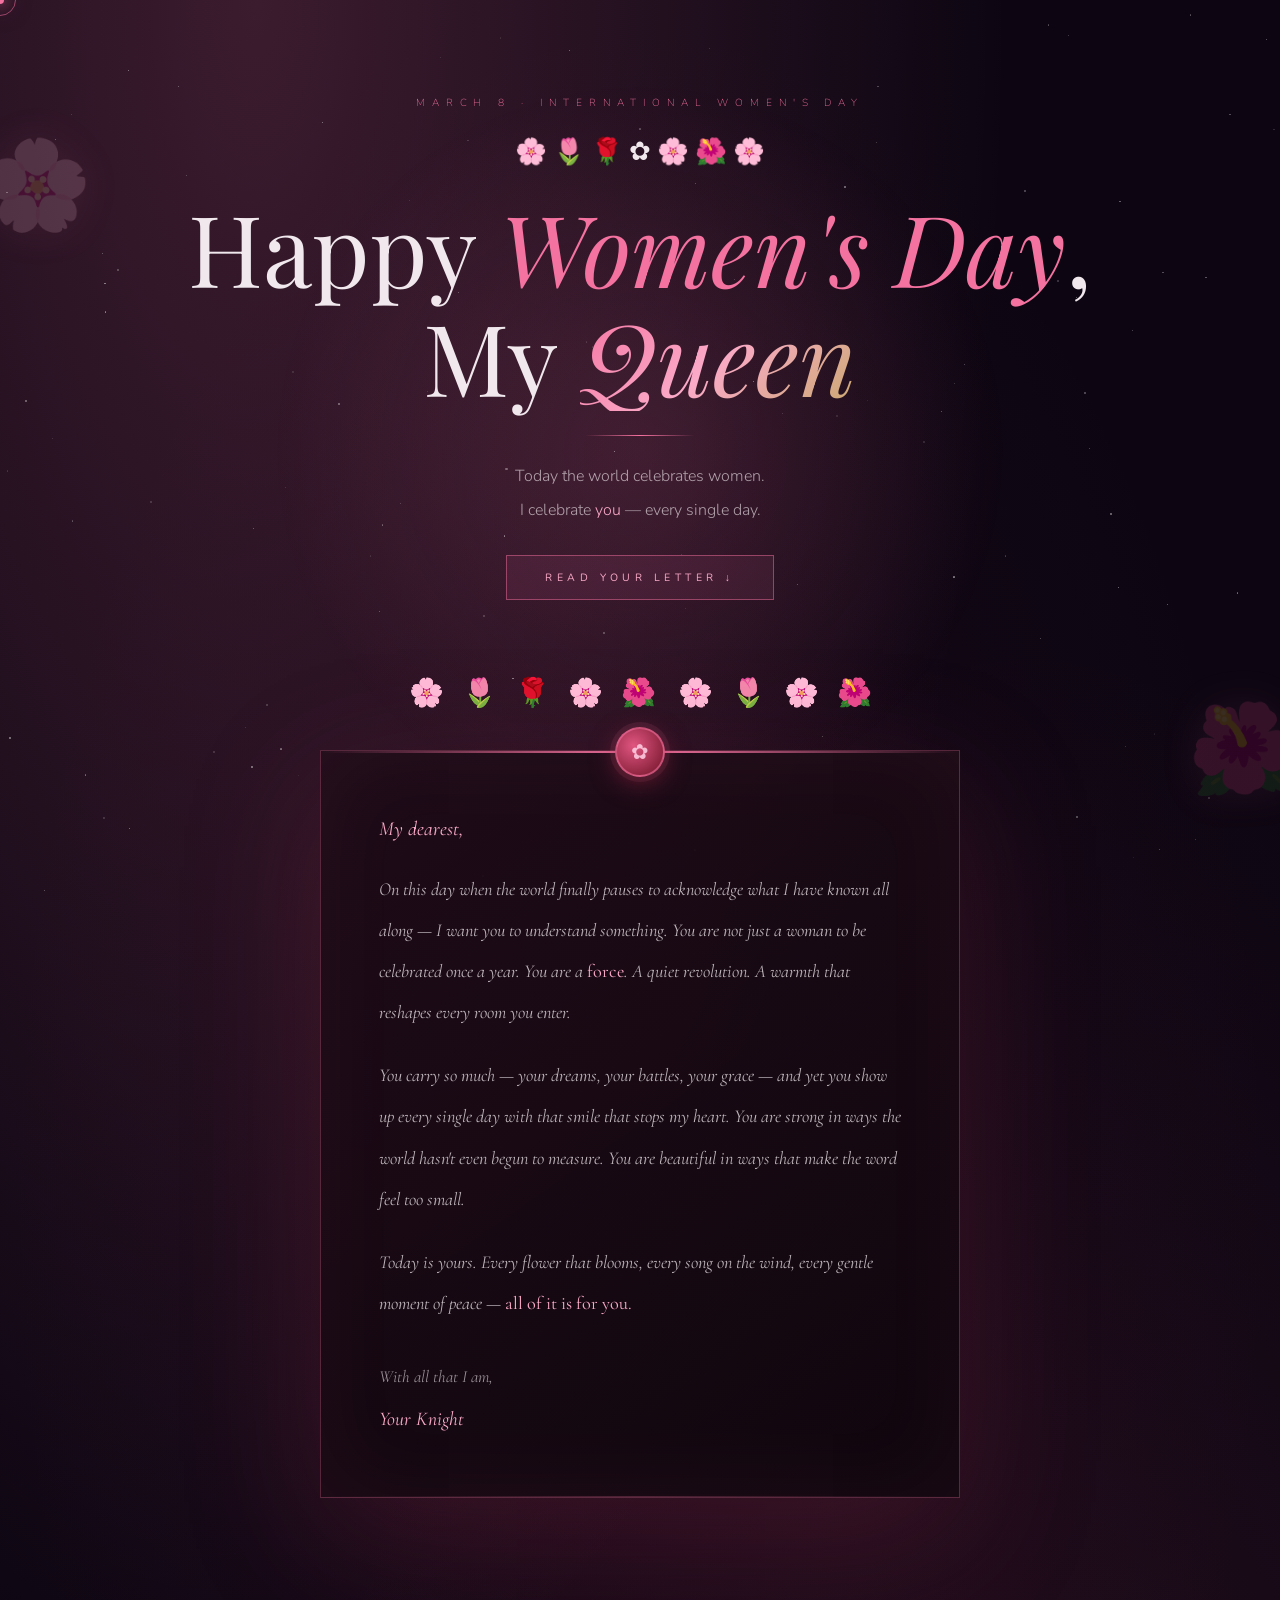
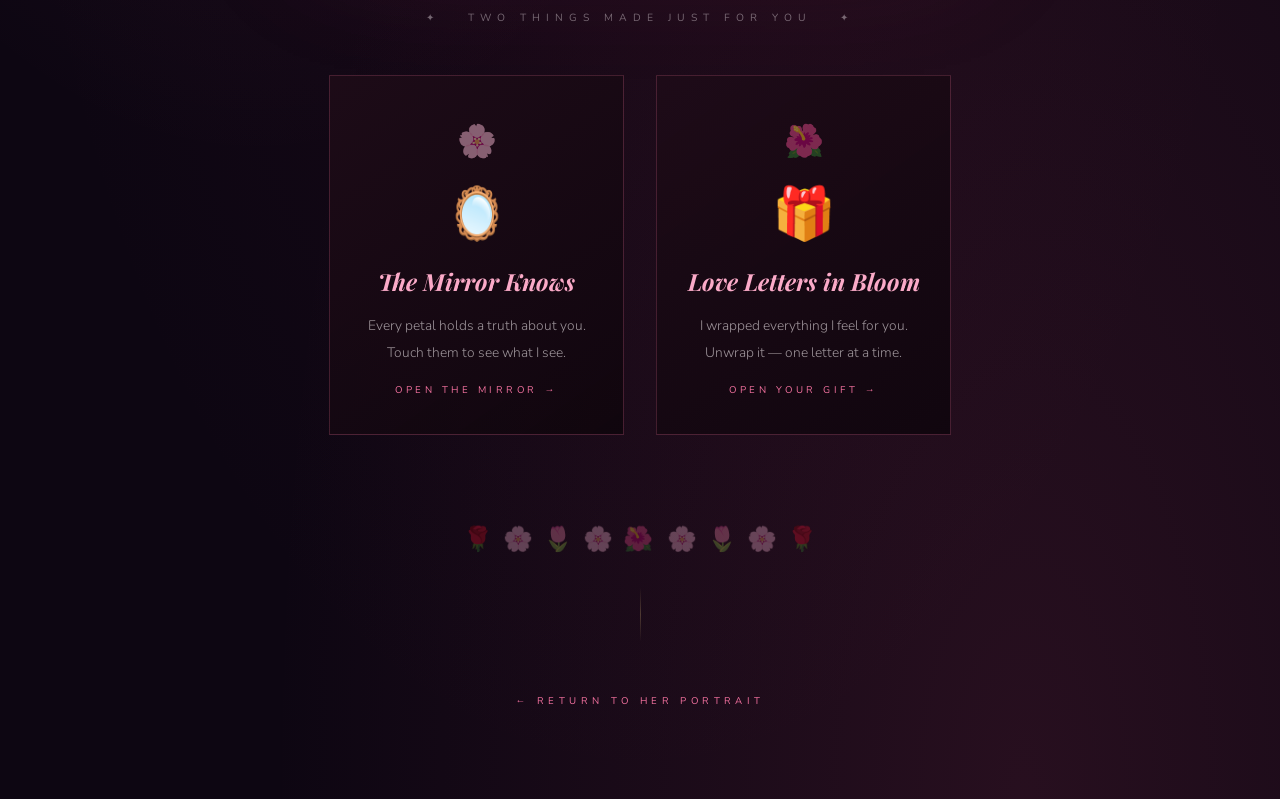
<file: womensday.html>
<!DOCTYPE html>
<html lang="en">
<head>
  <meta charset="UTF-8">
  <meta name="viewport" content="width=device-width, initial-scale=1.0">
  <title>Happy Women's Day — For Her</title>
  <link href="https://fonts.googleapis.com/css2?family=Playfair+Display:ital,wght@0,400;1,400;1,600&family=Cormorant+Garamond:ital,wght@1,300;1,400&family=Nunito:wght@200;300;400&display=swap" rel="stylesheet">
  <style>
    *, *::before, *::after { box-sizing: border-box; margin: 0; padding: 0; }
    html { scroll-behavior: smooth; }
    body {
      font-family: 'Nunito', sans-serif;
      background: #0d0612;
      background-image:
        radial-gradient(ellipse at 20% 0%, rgba(244,114,160,.2) 0%, transparent 52%),
        radial-gradient(ellipse at 80% 100%, rgba(200,70,110,.14) 0%, transparent 52%),
        radial-gradient(ellipse at 50% 50%, rgba(140,40,80,.09) 0%, transparent 70%);
      color: #f0e8ed;
      min-height: 100vh;
      overflow-x: hidden;
      cursor: none;
    }
    .starfield { position: fixed; inset: 0; z-index: 0; pointer-events: none; overflow: hidden; }
    .star { position: absolute; background: white; border-radius: 50%; animation: twinkle ease-in-out infinite; }
    @keyframes twinkle { 0%,100%{opacity:.1;transform:scale(1)} 50%{opacity:.85;transform:scale(1.4)} }
    .glow-orb {
      position: fixed; width: 800px; height: 800px;
      background: radial-gradient(circle, rgba(244,114,160,.14) 0%, transparent 65%);
      top: 50%; left: 50%; transform: translate(-50%,-50%);
      pointer-events: none; z-index: 0; animation: orbPulse 8s ease-in-out infinite;
    }
    @keyframes orbPulse { 0%,100%{opacity:.6;transform:translate(-50%,-50%)scale(1)} 50%{opacity:1;transform:translate(-50%,-50%)scale(1.12)} }
    .cursor { position:fixed;width:8px;height:8px;background:#f472a0;border-radius:50%;pointer-events:none;z-index:9999;transform:translate(-50%,-50%);box-shadow:0 0 14px #f472a0,0 0 28px rgba(244,114,160,.5); }
    .cursor-ring { position:fixed;width:32px;height:32px;border:1.5px solid rgba(244,114,160,.55);border-radius:50%;pointer-events:none;z-index:9998;transform:translate(-50%,-50%); }
    .petals { position:fixed;inset:0;pointer-events:none;z-index:1;overflow:hidden; }
    .petal { position:absolute;top:-28px;animation:petalFall linear infinite;opacity:0; }
    @keyframes petalFall { 0%{opacity:.6;transform:translateY(0)rotate(0)} 50%{transform:translateY(50vh)translateX(20px)rotate(200deg)} 100%{opacity:0;transform:translateY(108vh)translateX(-15px)rotate(380deg)} }
    .bouquet-left,.bouquet-right { position:fixed;font-size:5.5rem;opacity:.18;pointer-events:none;z-index:1;filter:drop-shadow(0 0 22px rgba(244,114,160,.5)); }
    .bouquet-left { left:-18px;top:14%;animation:sway 7s ease-in-out infinite;transform-origin:bottom left; }
    .bouquet-right { right:-18px;bottom:10%;animation:sway 9s ease-in-out infinite reverse;transform-origin:bottom right; }
    @keyframes sway { 0%,100%{transform:rotate(-9deg)} 50%{transform:rotate(9deg)} }
    .heart-burst { position:fixed;pointer-events:none;z-index:9000;animation:burst .9s ease-out forwards;transform:translate(-50%,-50%); }
    @keyframes burst { 0%{opacity:1;transform:translate(-50%,-50%)scale(1)} 100%{opacity:0;transform:translate(-50%,-170%)scale(.3)} }
    @keyframes rise { from{opacity:0;transform:translateY(32px)} to{opacity:1;transform:translateY(0)} }
    @keyframes bob { 0%,100%{transform:translateY(0)} 50%{transform:translateY(-8px)} }
    @keyframes bobB { 0%,100%{transform:translateY(0)scale(1);opacity:.38} 50%{transform:translateY(-10px)scale(1.12);opacity:.72} }

    /* ─ HERO ─ */
    .wd-hero { position:relative;z-index:2;text-align:center;padding:96px 28px 64px;display:flex;flex-direction:column;align-items:center;gap:24px; }
    .wd-eyebrow { font-weight:200;font-size:.64rem;letter-spacing:.68em;text-transform:uppercase;color:#f472a0;opacity:0;animation:rise .8s .2s forwards; }
    .wd-crown { display:flex;gap:6px;align-items:center;font-size:1.6rem;opacity:0;animation:rise .8s .32s forwards; }
    .wd-crown span { display:inline-block;animation:bob 3.2s ease-in-out infinite; }
    .wd-crown span:nth-child(1){animation-delay:0s}.wd-crown span:nth-child(2){animation-delay:.2s}.wd-crown span:nth-child(3){animation-delay:.4s}.wd-crown span:nth-child(4){animation-delay:.6s}.wd-crown span:nth-child(5){animation-delay:.8s}.wd-crown span:nth-child(6){animation-delay:1s}.wd-crown span:nth-child(7){animation-delay:1.2s}
    .wd-title { font-family:'Playfair Display',serif;font-weight:400;font-size:clamp(2.7rem,8vw,6.2rem);line-height:1.1;color:#f0e8ed;opacity:0;animation:rise 1s .48s forwards; }
    .wd-title em { font-style:italic;color:#f472a0; }
    .wd-name { display:inline-block;font-style:italic;background:linear-gradient(135deg,#f472a0,#fbaac8,#c9a96e);-webkit-background-clip:text;-webkit-text-fill-color:transparent;background-clip:text; }
    .wd-line { width:110px;height:1px;background:linear-gradient(90deg,transparent,#f472a0,transparent);opacity:0;animation:rise .8s .68s forwards; }
    .wd-sub { font-size:1rem;font-weight:300;line-height:2.1;color:rgba(240,232,237,.65);opacity:0;animation:rise .8s .78s forwards; }
    .wd-sub em { color:#fbaac8;font-style:normal; }
    .wd-btn { display:inline-block;padding:14px 38px;margin-top:4px;border:1px solid rgba(244,114,160,.48);background:rgba(244,114,160,.09);color:#fbaac8;text-decoration:none;font-size:.66rem;letter-spacing:.42em;text-transform:uppercase;transition:all .35s;cursor:none;opacity:0;animation:rise .8s .95s forwards; }
    .wd-btn:hover { background:rgba(244,114,160,.22);box-shadow:0 0 30px rgba(244,114,160,.42);letter-spacing:.58em; }

    /* ─ BLOOM STRIP ─ */
    .bloom-strip { position:relative;z-index:2;text-align:center;padding:10px 0 38px;opacity:0;animation:rise .9s 1.15s forwards; }
    .bloom-strip span { font-size:1.75rem;display:inline-block;margin:0 9px;animation:bobB 4.2s ease-in-out infinite; }
    .bloom-strip span:nth-child(1){animation-delay:0s}.bloom-strip span:nth-child(2){animation-delay:.3s}.bloom-strip span:nth-child(3){animation-delay:.6s}.bloom-strip span:nth-child(4){animation-delay:.9s}.bloom-strip span:nth-child(5){animation-delay:1.2s}.bloom-strip span:nth-child(6){animation-delay:1.5s}.bloom-strip span:nth-child(7){animation-delay:1.8s}.bloom-strip span:nth-child(8){animation-delay:2.1s}.bloom-strip span:nth-child(9){animation-delay:2.4s}

    /* ─ LETTER ─ */
    .letter-section { position:relative;z-index:2;padding:0 28px 84px;display:flex;justify-content:center; }
    .letter-card { max-width:640px;width:100%;background:linear-gradient(145deg,rgba(30,12,24,.96),rgba(16,6,14,.99));border:1px solid rgba(244,114,160,.3);padding:66px 58px 56px;position:relative;box-shadow:0 40px 130px rgba(150,45,75,.24),inset 0 0 90px rgba(244,114,160,.05);opacity:0;animation:rise 1s 1.35s forwards; }
    .letter-card::before { content:'';position:absolute;top:0;left:0;right:0;height:2px;background:linear-gradient(90deg,transparent,#f472a0,transparent); }
    .letter-card::after  { content:'';position:absolute;bottom:0;left:0;right:0;height:1px;background:linear-gradient(90deg,transparent,rgba(244,114,160,.25),transparent); }
    .wax { position:absolute;top:-24px;left:50%;transform:translateX(-50%);width:50px;height:50px;border-radius:50%;background:radial-gradient(circle at 36% 36%,#e05580,#6e1226);border:2.5px solid rgba(244,114,160,.58);display:flex;align-items:center;justify-content:center;font-size:1.3rem;color:rgba(255,205,225,.88);box-shadow:0 6px 24px rgba(150,35,65,.6),0 0 0 5px rgba(244,114,160,.1); }
    .l-open { font-family:'Cormorant Garamond',serif;font-style:italic;font-size:1.25rem;color:#fbaac8;margin-bottom:28px; }
    .l-body { font-family:'Cormorant Garamond',serif;font-style:italic;font-size:1.14rem;line-height:2.25;color:rgba(240,232,237,.76);margin-bottom:22px; }
    .l-body em { color:#fbaac8;font-style:normal; }
    .l-close { font-family:'Cormorant Garamond',serif;font-style:italic;font-size:1.06rem;color:rgba(240,232,237,.6);margin-top:34px;line-height:2.3; }
    .l-close strong { display:block;font-size:1.22rem;color:#fbaac8;font-weight:400; }

    /* ─ ACTIVITY CARDS ─ */
    .activities { position:relative;z-index:2;padding:28px 40px 72px;text-align:center; }
    .act-label { display:block;font-size:.65rem;letter-spacing:.58em;text-transform:uppercase;color:rgba(240,232,237,.42);margin-bottom:50px; }
    .act-cards { display:flex;justify-content:center;gap:32px;flex-wrap:wrap; }
    .act-card { position:relative;width:295px;padding:44px 30px 38px;background:linear-gradient(145deg,rgba(30,12,24,.92),rgba(16,6,14,.97));border:1px solid rgba(244,114,160,.22);text-decoration:none;color:#f0e8ed;display:flex;flex-direction:column;align-items:center;gap:16px;transition:all .5s cubic-bezier(.23,1,.32,1);cursor:none;overflow:hidden; }
    .act-card::before { content:'';position:absolute;inset:0;background:linear-gradient(145deg,rgba(244,114,160,.08),transparent);opacity:0;transition:opacity .4s; }
    .act-card::after  { content:'';position:absolute;top:0;left:0;right:0;height:2px;background:linear-gradient(90deg,transparent,#f472a0,transparent);transform:scaleX(0);transition:transform .5s; }
    .act-card:hover { transform:translateY(-15px);border-color:rgba(244,114,160,.52);box-shadow:0 32px 95px rgba(150,45,75,.32); }
    .act-card:hover::before { opacity:1; }
    .act-card:hover::after  { transform:scaleX(1); }
    .act-bloom { font-size:2rem;opacity:.48;animation:bob 4.8s ease-in-out infinite; }
    .act-icon  { font-size:3.2rem; }
    .act-title { font-family:'Playfair Display',serif;font-style:italic;font-size:1.48rem;color:#fbaac8; }
    .act-desc  { font-size:.86rem;font-weight:300;line-height:1.95;color:rgba(240,232,237,.62);text-align:center; }
    .act-cta   { font-size:.61rem;letter-spacing:.36em;text-transform:uppercase;color:#f472a0;transition:letter-spacing .3s; }
    .act-card:hover .act-cta { letter-spacing:.54em; }

    /* ─ BOTTOM BOUQUET ─ */
    .btm-bouquet { position:relative;z-index:2;text-align:center;padding:16px 0 32px; }
    .btm-bouquet span { font-size:1.5rem;display:inline-block;margin:0 5px;opacity:.32;animation:bobB 5.5s ease-in-out infinite; }
    .btm-bouquet span:nth-child(1){animation-delay:0s}.btm-bouquet span:nth-child(2){animation-delay:.25s}.btm-bouquet span:nth-child(3){animation-delay:.5s}.btm-bouquet span:nth-child(4){animation-delay:.75s}.btm-bouquet span:nth-child(5){animation-delay:1s}.btm-bouquet span:nth-child(6){animation-delay:1.25s}.btm-bouquet span:nth-child(7){animation-delay:1.5s}.btm-bouquet span:nth-child(8){animation-delay:1.75s}.btm-bouquet span:nth-child(9){animation-delay:2s}

    /* ─ MISC ─ */
    .divider { width:1px;height:55px;background:linear-gradient(to bottom,transparent,rgba(201,169,110,.3),transparent);margin:0 auto 52px;position:relative;z-index:2; }
    .back-link { display:block;text-align:center;text-decoration:none;font-size:.61rem;letter-spacing:.45em;text-transform:uppercase;color:#f472a0;margin:0 auto 92px;position:relative;z-index:2;transition:letter-spacing .3s,color .3s;cursor:none; }
    .back-link:hover { letter-spacing:.62em;color:#fbaac8; }

    @media(max-width:600px){
      .letter-card{padding:46px 24px 40px}
      .act-cards{gap:18px}
      .act-card{width:270px}
    }
  </style>
</head>
<body>

  <div class="cursor" id="cursor"></div>
  <div class="cursor-ring" id="cursorRing"></div>
  <div class="petals" id="petals"></div>
  <div class="starfield" id="starfield"></div>
  <div class="glow-orb"></div>
  <div class="bouquet-left">🌸</div>
  <div class="bouquet-right">🌺</div>

  <section class="wd-hero">
    <p class="wd-eyebrow">march 8 · international women's day</p>
    <div class="wd-crown">
      <span>🌸</span><span>🌷</span><span>🌹</span><span>✿</span><span>🌸</span><span>🌺</span><span>🌸</span>
    </div>
    <h1 class="wd-title">Happy <em>Women's Day</em>,<br>My <span class="wd-name">Queen</span></h1>
    <div class="wd-line"></div>
    <p class="wd-sub">Today the world celebrates women.<br>I celebrate <em>you</em> — every single day.</p>
    <a href="#letter" class="wd-btn">read your letter ↓</a>
  </section>

  <div class="bloom-strip">
    <span>🌸</span><span>🌷</span><span>🌹</span><span>🌸</span><span>🌺</span>
    <span>🌸</span><span>🌷</span><span>🌸</span><span>🌺</span>
  </div>

  <section class="letter-section" id="letter">
    <div class="letter-card">
      <div class="wax">✿</div>
      <p class="l-open">My dearest,</p>
      <p class="l-body">On this day when the world finally pauses to acknowledge what I have known all along — I want you to understand something. You are not just a woman to be celebrated once a year. You are a <em>force</em>. A quiet revolution. A warmth that reshapes every room you enter.</p>
      <p class="l-body">You carry so much — your dreams, your battles, your grace — and yet you show up every single day with that smile that stops my heart. You are strong in ways the world hasn't even begun to measure. You are beautiful in ways that make the word feel too small.</p>
      <p class="l-body">Today is yours. Every flower that blooms, every song on the wind, every gentle moment of peace — <em>all of it is for you.</em></p>
      <p class="l-close">With all that I am,<br><strong>Your Knight</strong></p>
    </div>
  </section>

  <section class="activities">
    <span class="act-label">✦ &nbsp; two things made just for you &nbsp; ✦</span>
    <div class="act-cards">
      <a href="pages/mirror.html" class="act-card">
        <div class="act-bloom">🌸</div>
        <div class="act-icon">🪞</div>
        <h2 class="act-title">The Mirror Knows</h2>
        <p class="act-desc">Every petal holds a truth about you.<br>Touch them to see what I see.</p>
        <span class="act-cta">open the mirror →</span>
      </a>
      <a href="pages/loveletters.html" class="act-card">
        <div class="act-bloom">🌺</div>
        <div class="act-icon">🎁</div>
        <h2 class="act-title">Love Letters in Bloom</h2>
        <p class="act-desc">I wrapped everything I feel for you.<br>Unwrap it — one letter at a time.</p>
        <span class="act-cta">open your gift →</span>
      </a>
    </div>
  </section>

  <div class="btm-bouquet">
    <span>🌹</span><span>🌸</span><span>🌷</span><span>🌸</span><span>🌺</span>
    <span>🌸</span><span>🌷</span><span>🌸</span><span>🌹</span>
  </div>

  <div class="divider"></div>
  <a href="index.html" class="back-link">← return to her portrait</a>

  <script>
    const sf=document.getElementById('starfield');
    for(let i=0;i<110;i++){const s=document.createElement('div');s.className='star';const z=.4+Math.random()*1.7;s.style.cssText=`width:${z}px;height:${z}px;left:${Math.random()*100}%;top:${Math.random()*100}%;animation-duration:${2+Math.random()*5}s;animation-delay:${Math.random()*7}s;opacity:${.1+Math.random()*.42};`;sf.appendChild(s);}
    const cur=document.getElementById('cursor'),ring=document.getElementById('cursorRing');let mx=0,my=0,rx=0,ry=0;
    document.addEventListener('mousemove',e=>{mx=e.clientX;my=e.clientY;});
    (function l(){rx+=(mx-rx)*.13;ry+=(my-ry)*.13;cur.style.left=mx+'px';cur.style.top=my+'px';ring.style.left=rx+'px';ring.style.top=ry+'px';requestAnimationFrame(l);})();
    document.addEventListener('click',e=>{['🌸','🌷','✿','❤','🌺','✨'].forEach((s,i)=>{setTimeout(()=>{const h=document.createElement('div');h.className='heart-burst';h.textContent=s;h.style.left=(e.clientX+(Math.random()-.5)*65)+'px';h.style.top=(e.clientY+(Math.random()-.5)*65)+'px';h.style.fontSize=(12+Math.random()*15)+'px';document.body.appendChild(h);setTimeout(()=>h.remove(),920);},i*70);});});
    const pc=document.getElementById('petals');
    ['🌸','🌷','✿','🌺','❀','🌹'].forEach(c=>{for(let i=0;i<7;i++){const p=document.createElement('span');p.className='petal';p.textContent=c;p.style.cssText=`left:${Math.random()*100}vw;animation-duration:${11+Math.random()*13}s;animation-delay:${Math.random()*16}s;font-size:${10+Math.random()*11}px;opacity:${.28+Math.random()*.4};`;pc.appendChild(p);}});
  </script>
</body>
</html>
</file>
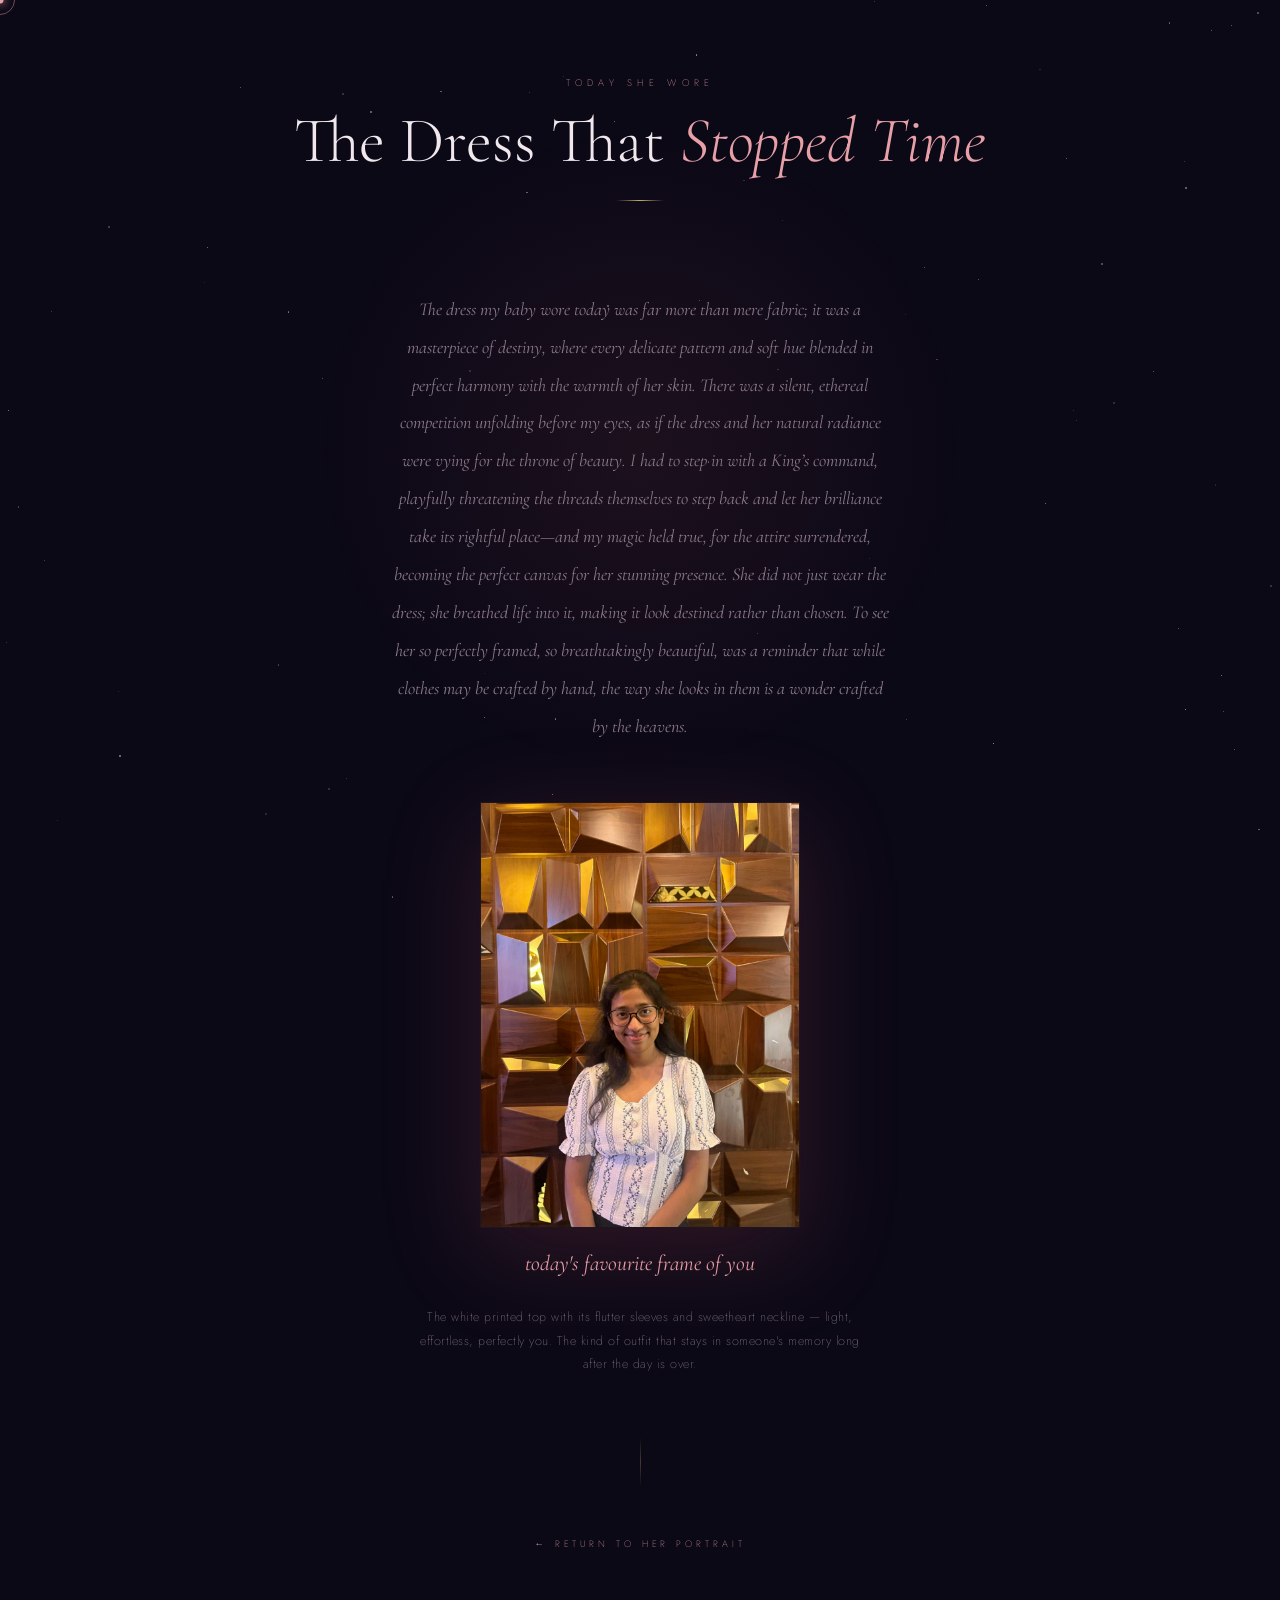
<file: pages/dress.html>
<!DOCTYPE html>
<html lang="en">
<head>
  <meta charset="UTF-8">
  <meta name="viewport" content="width=device-width, initial-scale=1.0">
  <title>Her Dress — In Awe of Her</title>
  <link rel="stylesheet" href="../style.css">
</head>
<body>

  <div class="cursor" id="cursor"></div>
  <div class="cursor-ring" id="cursorRing"></div>
  <div class="petals" id="petals"></div>
  <div class="starfield" id="starfield"></div>
  <div class="glow-orb"></div>

  <section class="page-hero">
    <p class="eyebrow">today she wore</p>
    <h1 class="page-title">The Dress That <em>Stopped Time</em></h1>
    <div class="header-line"></div>
  </section>

  <p class="page-poem">
The dress my baby wore today was far more than mere fabric; it was a masterpiece of destiny, where every delicate pattern and soft hue blended in perfect harmony with the warmth of her skin. There was a silent, ethereal competition unfolding before my eyes, as if the dress and her natural radiance were vying for the throne of beauty. I had to step in with a King’s command, playfully threatening the threads themselves to step back and let her brilliance take its rightful place—and my magic held true, for the attire surrendered, becoming the perfect canvas for her stunning presence. She did not just wear the dress; she breathed life into it, making it look destined rather than chosen. To see her so perfectly framed, so breathtakingly beautiful, was a reminder that while clothes may be crafted by hand, the way she looks in them is a wonder crafted by the heavens.
</p>

  <!-- Only the dress from today's photo -->
  <div class="dress-feature">
    <img src="../images/Main.jpeg" alt="Her in that dress">
    <div class="dress-feature-caption">today's favourite frame of you</div>
    <p class="dress-detail">
      The white printed top with its flutter sleeves and sweetheart neckline —
      light, effortless, perfectly you. The kind of outfit that stays in someone's
      memory long after the day is over.
    </p>
  </div>

  <div class="divider"></div>
  <a href="../index.html" class="back-link">← return to her portrait</a>

  <script>
    const sf=document.getElementById('starfield');
    for(let i=0;i<80;i++){const s=document.createElement('div');s.className='star';const z=.5+Math.random()*1.5;s.style.cssText=`width:${z}px;height:${z}px;left:${Math.random()*100}%;top:${Math.random()*100}%;animation-duration:${2+Math.random()*4}s;animation-delay:${Math.random()*6}s;opacity:${.1+Math.random()*.45};`;sf.appendChild(s);}
    const cur=document.getElementById('cursor'),ring=document.getElementById('cursorRing');let mx=0,my=0,rx=0,ry=0;
    document.addEventListener('mousemove',e=>{mx=e.clientX;my=e.clientY;});
    (function l(){rx+=(mx-rx)*.13;ry+=(my-ry)*.13;cur.style.left=mx+'px';cur.style.top=my+'px';ring.style.left=rx+'px';ring.style.top=ry+'px';requestAnimationFrame(l);})();
    document.addEventListener('click',e=>{['✧','✦','✿','❤'].forEach((s,i)=>{setTimeout(()=>{const h=document.createElement('div');h.className='heart-burst';h.textContent=s;h.style.left=(e.clientX+(Math.random()-.5)*40)+'px';h.style.top=(e.clientY+(Math.random()-.5)*40)+'px';h.style.color=`hsl(${345+Math.random()*20},55%,${70+Math.random()*15}%)`;h.style.fontSize=(11+Math.random()*12)+'px';document.body.appendChild(h);setTimeout(()=>h.remove(),860);},i*60);});});
    const pc=document.getElementById('petals');['✿','❀','✾'].forEach((c,idx)=>{for(let i=0;i<6;i++){const p=document.createElement('span');p.className='petal';p.textContent=c;p.style.cssText=`left:${Math.random()*100}vw;animation-duration:${9+Math.random()*12}s;animation-delay:${Math.random()*14}s;font-size:${8+Math.random()*8}px;color:hsl(${345+Math.random()*25},40%,${65+Math.random()*20}%);opacity:${.2+Math.random()*.3};`;pc.appendChild(p);}});
  </script>

</body>
</html>
</file>
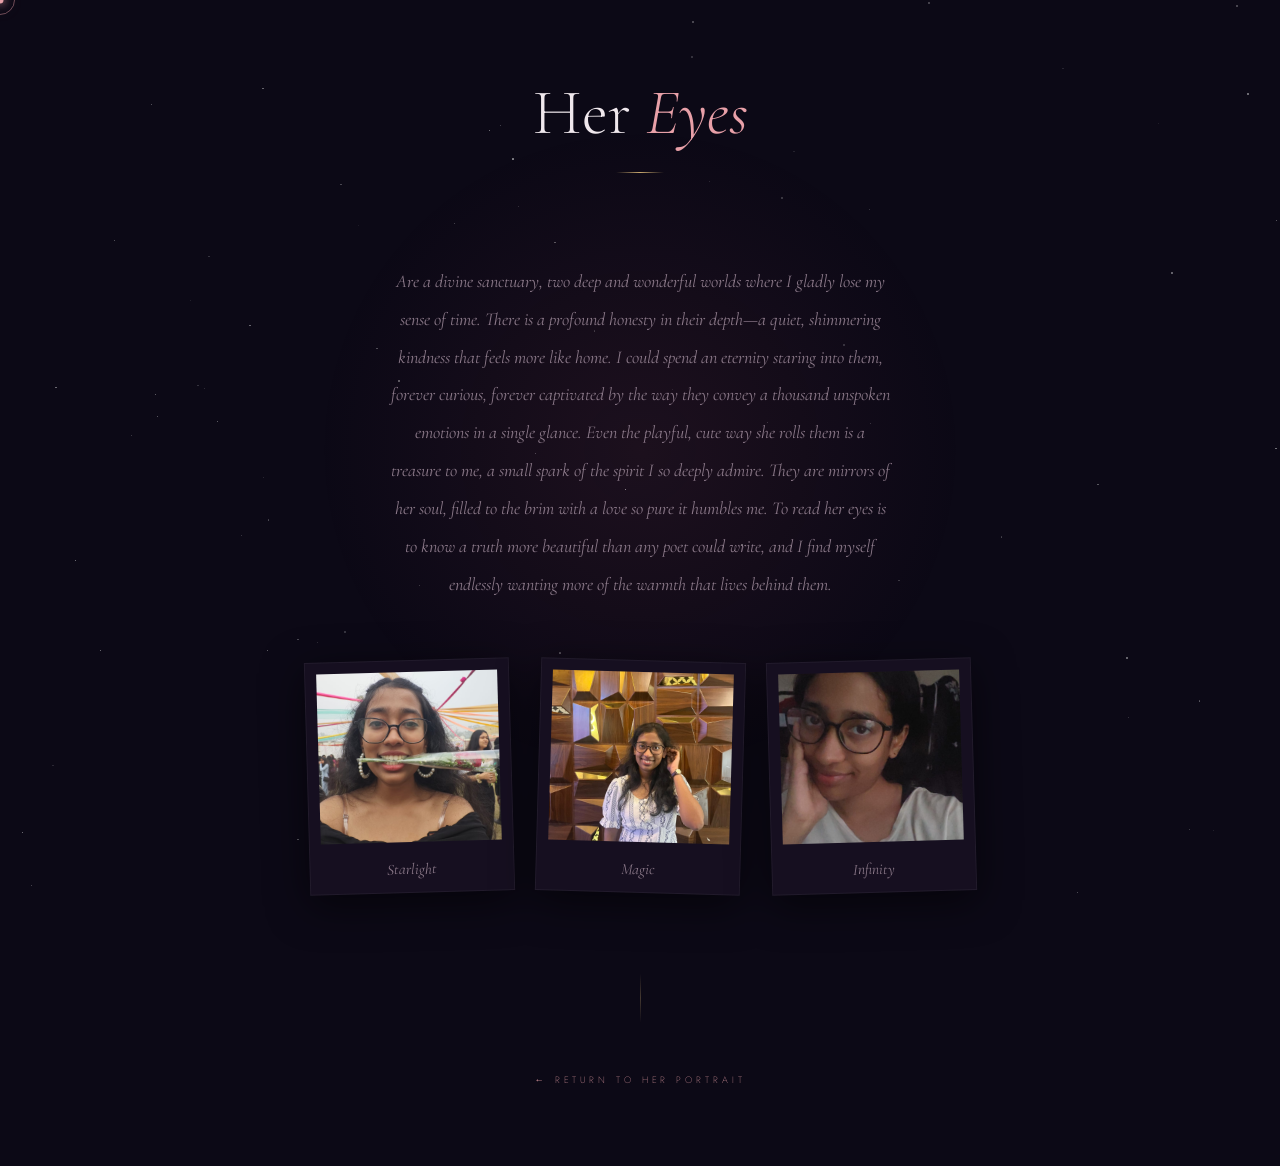
<file: pages/eyes.html>
<!DOCTYPE html>
<html lang="en">
<head>
  <meta charset="UTF-8">
  <meta name="viewport" content="width=device-width, initial-scale=1.0">
  <title>Her Eyes — In Awe of Her</title>
  <link rel="stylesheet" href="../style.css">
</head>
<body>

  <div class="cursor" id="cursor"></div>
  <div class="cursor-ring" id="cursorRing"></div>
  <div class="petals" id="petals"></div>
  <div class="starfield" id="starfield"></div>
  <div class="glow-orb"></div>

  <section class="page-hero">
    <h1 class="page-title">Her <em>Eyes</em></h1>
    <div class="header-line"></div>
  </section>

  <p class="page-poem">
Are a divine sanctuary, two deep and wonderful worlds where I gladly lose my sense of time. There is a profound honesty in their depth—a quiet, shimmering kindness that feels more like home. I could spend an eternity staring into them, forever curious, forever captivated by the way they convey a thousand unspoken emotions in a single glance. Even the playful, cute way she rolls them is a treasure to me, a small spark of the spirit I so deeply admire. They are mirrors of her soul, filled to the brim with a love so pure it humbles me. To read her eyes is to know a truth more beautiful than any poet could write, and I find myself endlessly wanting more of the warmth that lives behind them.
</p>

  <div class="gallery">
    <div class="polaroid">
      <img src="../images/Eyes/1.jpeg" alt="Her eyes">
      <span class="caption">Starlight</span>
    </div>
    <div class="polaroid">
      <img src="../images/Eyes/2.jpeg" alt="Her eyes">
      <span class="caption">Magic</span>
    </div>
    <div class="polaroid">
      <img src="../images/Eyes/3.jpeg" alt="Her eyes">
      <span class="caption">Infinity</span>
    </div>
  </div>

  <div class="divider"></div>
  <a href="../index.html" class="back-link">← return to her portrait</a>

  <script>
    const sf=document.getElementById('starfield');for(let i=0;i<80;i++){const s=document.createElement('div');s.className='star';const z=.5+Math.random()*1.5;s.style.cssText=`width:${z}px;height:${z}px;left:${Math.random()*100}%;top:${Math.random()*100}%;animation-duration:${2+Math.random()*4}s;animation-delay:${Math.random()*6}s;opacity:${.1+Math.random()*.45};`;sf.appendChild(s);}
    const cur=document.getElementById('cursor'),ring=document.getElementById('cursorRing');let mx=0,my=0,rx=0,ry=0;document.addEventListener('mousemove',e=>{mx=e.clientX;my=e.clientY;});(function l(){rx+=(mx-rx)*.13;ry+=(my-ry)*.13;cur.style.left=mx+'px';cur.style.top=my+'px';ring.style.left=rx+'px';ring.style.top=ry+'px';requestAnimationFrame(l);})();
    document.addEventListener('click',e=>{['✧','✦','✿','❤','♡'].forEach((s,i)=>{setTimeout(()=>{const h=document.createElement('div');h.className='heart-burst';h.textContent=s;h.style.left=(e.clientX+(Math.random()-.5)*50)+'px';h.style.top=(e.clientY+(Math.random()-.5)*50)+'px';h.style.color=`hsl(${345+Math.random()*20},55%,${65+Math.random()*18}%)`;h.style.fontSize=(10+Math.random()*13)+'px';document.body.appendChild(h);setTimeout(()=>h.remove(),860);},i*60);});});
    const pc=document.getElementById('petals');['✿','❀','✾'].forEach(c=>{for(let i=0;i<5;i++){const p=document.createElement('span');p.className='petal';p.textContent=c;p.style.cssText=`left:${Math.random()*100}vw;animation-duration:${9+Math.random()*12}s;animation-delay:${Math.random()*14}s;font-size:${8+Math.random()*9}px;color:hsl(${345+Math.random()*25},40%,${65+Math.random()*20}%);opacity:${.2+Math.random()*.3};`;pc.appendChild(p);}});
  </script>

</body>
</html>
</file>
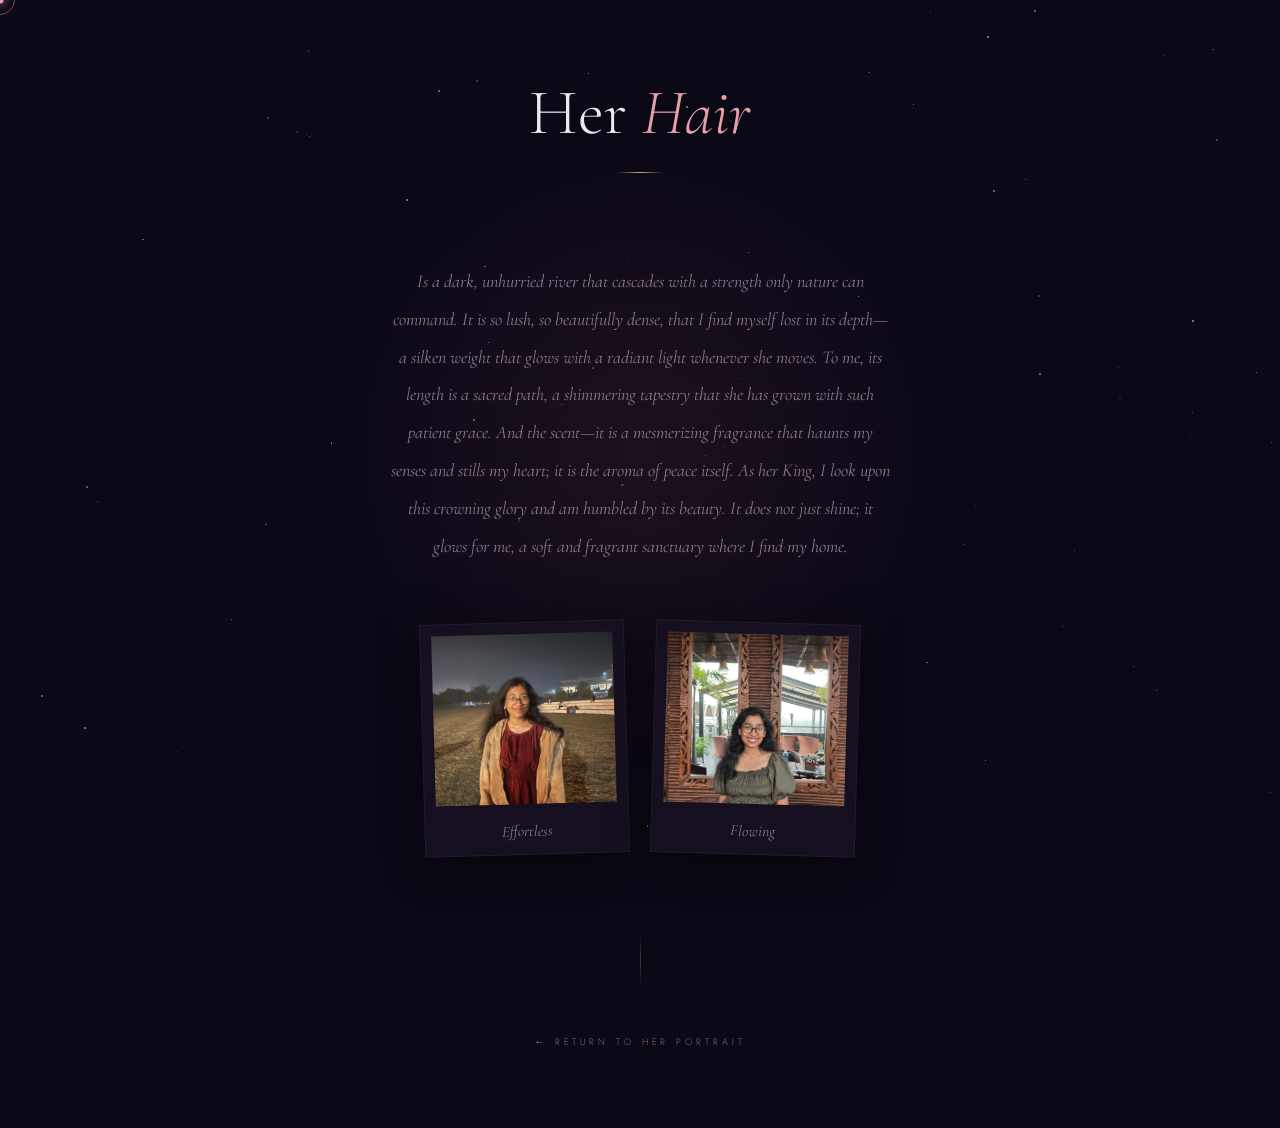
<file: pages/hair.html>
<!DOCTYPE html>
<html lang="en">
<head>
  <meta charset="UTF-8">
  <meta name="viewport" content="width=device-width, initial-scale=1.0">
  <title>Her Hair — In Awe of Her</title>
  <link rel="stylesheet" href="../style.css">
</head>
<body>

  <div class="cursor" id="cursor"></div>
  <div class="cursor-ring" id="cursorRing"></div>
  <div class="petals" id="petals"></div>
  <div class="starfield" id="starfield"></div>
  <div class="glow-orb"></div>

  <section class="page-hero">
    <h1 class="page-title">Her <em>Hair</em></h1>
    <div class="header-line"></div>
  </section>

  <p class="page-poem">
Is a dark, unhurried river that cascades with a strength only nature can command. It is so lush, so beautifully dense, that I find myself lost in its depth—a silken weight that glows with a radiant light whenever she moves. To me, its length is a sacred path, a shimmering tapestry that she has grown with such patient grace. And the scent—it is a mesmerizing fragrance that haunts my senses and stills my heart; it is the aroma of peace itself. As her King, I look upon this crowning glory and am humbled by its beauty. It does not just shine; it glows for me, a soft and fragrant sanctuary where I find my home.
</p>

  <div class="gallery">
    <div class="polaroid">
      <img src="../images/Hair/1.jpeg" alt="Her hair">
      <span class="caption">Effortless</span>
    </div>
    <div class="polaroid">
      <img src="../images/Hair/5.jpeg" alt="Her hair">
      <span class="caption">Flowing</span>
    </div>
  </div>

  <div class="divider"></div>
  <a href="../index.html" class="back-link">← return to her portrait</a>

  <script>
    const sf=document.getElementById('starfield');for(let i=0;i<80;i++){const s=document.createElement('div');s.className='star';const z=.5+Math.random()*1.5;s.style.cssText=`width:${z}px;height:${z}px;left:${Math.random()*100}%;top:${Math.random()*100}%;animation-duration:${2+Math.random()*4}s;animation-delay:${Math.random()*6}s;opacity:${.1+Math.random()*.45};`;sf.appendChild(s);}
    const cur=document.getElementById('cursor'),ring=document.getElementById('cursorRing');let mx=0,my=0,rx=0,ry=0;document.addEventListener('mousemove',e=>{mx=e.clientX;my=e.clientY;});(function l(){rx+=(mx-rx)*.13;ry+=(my-ry)*.13;cur.style.left=mx+'px';cur.style.top=my+'px';ring.style.left=rx+'px';ring.style.top=ry+'px';requestAnimationFrame(l);})();
    document.addEventListener('click',e=>{['✧','✦','✿','❤','♡'].forEach((s,i)=>{setTimeout(()=>{const h=document.createElement('div');h.className='heart-burst';h.textContent=s;h.style.left=(e.clientX+(Math.random()-.5)*50)+'px';h.style.top=(e.clientY+(Math.random()-.5)*50)+'px';h.style.color=`hsl(${345+Math.random()*20},55%,${65+Math.random()*18}%)`;h.style.fontSize=(10+Math.random()*13)+'px';document.body.appendChild(h);setTimeout(()=>h.remove(),860);},i*60);});});
    const pc=document.getElementById('petals');['✿','❀','✾'].forEach(c=>{for(let i=0;i<5;i++){const p=document.createElement('span');p.className='petal';p.textContent=c;p.style.cssText=`left:${Math.random()*100}vw;animation-duration:${9+Math.random()*12}s;animation-delay:${Math.random()*14}s;font-size:${8+Math.random()*9}px;color:hsl(${345+Math.random()*25},40%,${65+Math.random()*20}%);opacity:${.2+Math.random()*.3};`;pc.appendChild(p);}});
  </script>

</body>
</html>
</file>
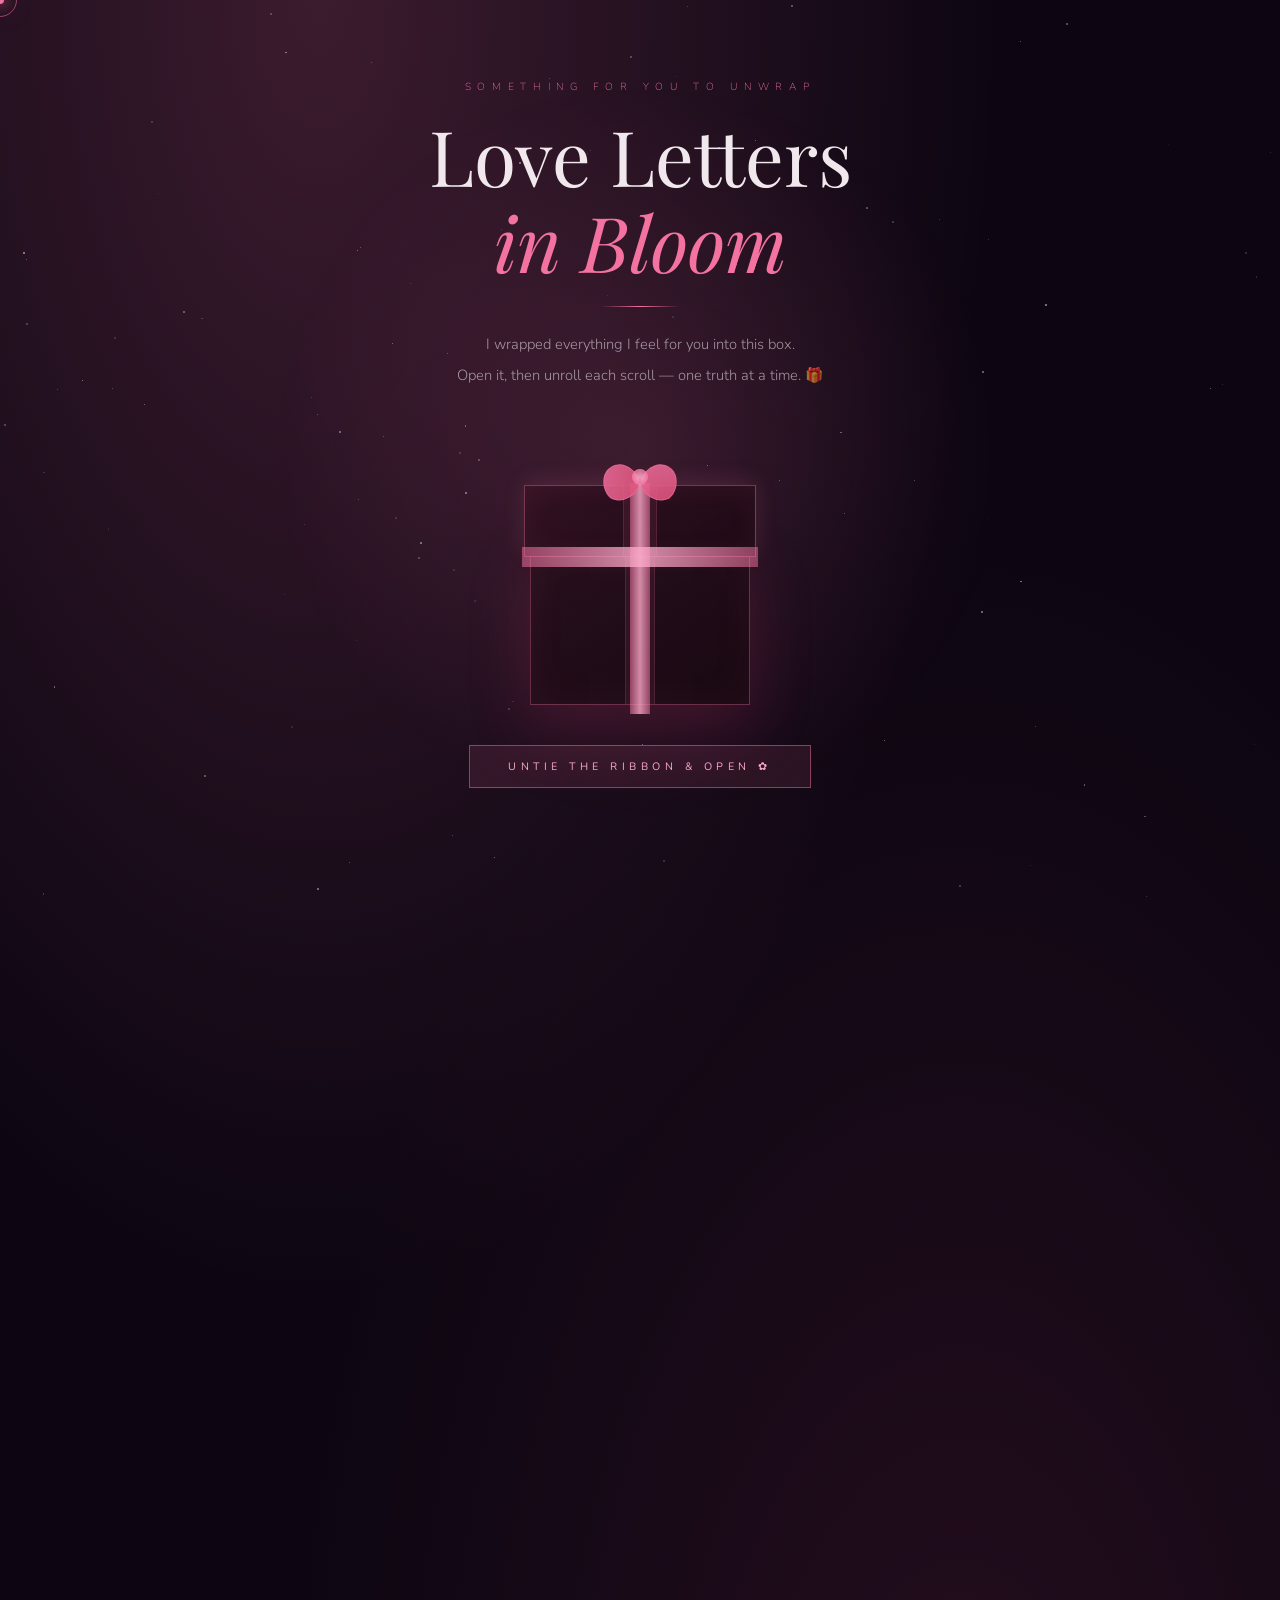
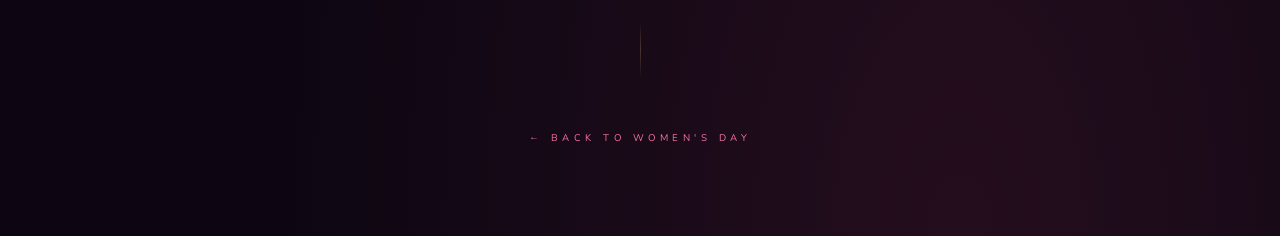
<file: pages/loveletters.html>
<!DOCTYPE html>
<html lang="en">
<head>
  <meta charset="UTF-8">
  <meta name="viewport" content="width=device-width, initial-scale=1.0">
  <title>Love Letters in Bloom — For Her</title>
  <link href="https://fonts.googleapis.com/css2?family=Playfair+Display:ital,wght@0,400;1,400;1,600&family=Cormorant+Garamond:ital,wght@0,300;1,300;1,400&family=Nunito:wght@200;300;400&family=Dancing+Script:wght@400;600&display=swap" rel="stylesheet">
  <style>
    *, *::before, *::after { box-sizing: border-box; margin: 0; padding: 0; }
    html { scroll-behavior: smooth; }
    body {
      font-family: 'Nunito', sans-serif;
      background: #0d0612;
      background-image:
        radial-gradient(ellipse at 25% 0%, rgba(244,114,160,.2) 0%, transparent 50%),
        radial-gradient(ellipse at 75% 100%, rgba(180,60,100,.14) 0%, transparent 50%);
      color: #f0e8ed; min-height: 100vh; overflow-x: hidden; cursor: none;
    }
    .starfield{position:fixed;inset:0;z-index:0;pointer-events:none;overflow:hidden}
    .star{position:absolute;background:white;border-radius:50%;animation:twinkle ease-in-out infinite}
    @keyframes twinkle{0%,100%{opacity:.1;transform:scale(1)}50%{opacity:.85;transform:scale(1.5)}}
    .glow-orb{position:fixed;width:800px;height:800px;background:radial-gradient(circle,rgba(244,114,160,.13) 0%,transparent 65%);top:50%;left:50%;transform:translate(-50%,-50%);pointer-events:none;z-index:0;animation:orbPulse 8s ease-in-out infinite}
    @keyframes orbPulse{0%,100%{opacity:.6;transform:translate(-50%,-50%)scale(1)}50%{opacity:1;transform:translate(-50%,-50%)scale(1.1)}}
    .cursor{position:fixed;width:8px;height:8px;background:#f472a0;border-radius:50%;pointer-events:none;z-index:9999;transform:translate(-50%,-50%);box-shadow:0 0 14px #f472a0,0 0 28px rgba(244,114,160,.55)}
    .cursor-ring{position:fixed;width:34px;height:34px;border:1.5px solid rgba(244,114,160,.55);border-radius:50%;pointer-events:none;z-index:9998;transform:translate(-50%,-50%)}
    .petals-rain{position:fixed;inset:0;pointer-events:none;z-index:1;overflow:hidden}
    .petal{position:absolute;top:-28px;animation:petalFall linear infinite;opacity:0}
    @keyframes petalFall{0%{opacity:.6;transform:translateY(0)rotate(0)}50%{transform:translateY(50vh)translateX(22px)rotate(200deg)}100%{opacity:0;transform:translateY(112vh)translateX(-16px)rotate(390deg)}}
    .heart-burst{position:fixed;pointer-events:none;z-index:9000;animation:burst .95s ease-out forwards;transform:translate(-50%,-50%)}
    @keyframes burst{0%{opacity:1;transform:translate(-50%,-50%)scale(1)}100%{opacity:0;transform:translate(-50%,-180%)scale(.2)}}
    @keyframes rise{from{opacity:0;transform:translateY(32px)}to{opacity:1;transform:translateY(0)}}

    /* ─── HEADER ─── */
    .page-hero{position:relative;z-index:2;text-align:center;padding:80px 24px 44px}
    .eyebrow{font-weight:200;font-size:.64rem;letter-spacing:.65em;text-transform:uppercase;color:#f472a0;margin-bottom:18px;opacity:0;animation:rise .8s .2s forwards}
    .page-title{font-family:'Playfair Display',serif;font-weight:400;font-size:clamp(2.2rem,6vw,4.8rem);color:#f0e8ed;line-height:1.12;opacity:0;animation:rise 1s .35s forwards}
    .page-title em{font-style:italic;color:#f472a0}
    .header-line{width:80px;height:1px;background:linear-gradient(90deg,transparent,#f472a0,transparent);margin:22px auto;opacity:0;animation:rise .8s .55s forwards}
    .page-intro{font-size:.92rem;font-weight:300;line-height:2.1;color:rgba(240,232,237,.6);text-align:center;max-width:480px;margin:0 auto;opacity:0;animation:rise .8s .72s forwards}

    /* ─── GIFT BOX STAGE ─── */
    .gift-stage{position:relative;z-index:2;display:flex;flex-direction:column;align-items:center;padding:50px 24px 0;gap:0}

    .gift-wrap{position:relative;width:220px;height:220px;cursor:none;margin-bottom:30px;opacity:0;animation:rise 1s .9s forwards}
    .gift-box{width:100%;height:100%;position:relative}

    /* Box body */
    .box-body{
      position:absolute;bottom:0;left:0;right:0;height:155px;
      background:linear-gradient(145deg,rgba(40,16,30,.95),rgba(24,8,18,.98));
      border:1.5px solid rgba(244,114,160,.35);
      border-top:none;
      box-shadow:0 20px 60px rgba(150,40,80,.3),inset 0 0 40px rgba(244,114,160,.06);
    }
    .box-body::before{content:'';position:absolute;top:0;left:50%;transform:translateX(-50%);width:30px;height:100%;background:rgba(244,114,160,.08);border-left:1px solid rgba(244,114,160,.15);border-right:1px solid rgba(244,114,160,.15)}

    /* Box lid */
    .box-lid{
      position:absolute;top:0;left:-6px;right:-6px;height:72px;
      background:linear-gradient(145deg,rgba(50,18,34,.97),rgba(30,10,22,.99));
      border:1.5px solid rgba(244,114,160,.42);
      transform-origin:top center;
      transition:transform 1.2s cubic-bezier(.23,1,.32,1);
      box-shadow:0 -4px 20px rgba(244,114,160,.15),inset 0 0 30px rgba(244,114,160,.07);
      z-index:2;
    }
    .box-lid::before{content:'';position:absolute;top:0;left:50%;transform:translateX(-50%);width:34px;height:100%;background:rgba(244,114,160,.08);border-left:1px solid rgba(244,114,160,.15);border-right:1px solid rgba(244,114,160,.15)}
    .box-lid.open{transform:rotateX(-145deg) translateY(-10px)}

    /* Ribbon */
    .ribbon-h,.ribbon-v{position:absolute;background:linear-gradient(90deg,rgba(244,114,160,.5),rgba(251,170,200,.8),rgba(244,114,160,.5));pointer-events:none;transition:opacity .8s ease}
    .ribbon-h{top:calc(72px - 10px);left:-8px;right:-8px;height:20px;z-index:3}
    .ribbon-v{top:-2px;left:50%;transform:translateX(-50%);width:20px;height:calc(155px + 72px + 4px);z-index:3}
    .ribbon-h.hide,.ribbon-v.hide{opacity:0}

    /* Bow */
    .bow{position:absolute;top:-30px;left:50%;transform:translateX(-50%);z-index:4;width:80px;height:44px;transition:opacity .6s ease,transform .6s ease}
    .bow-left,.bow-right{position:absolute;width:36px;height:36px;border-radius:50% 50% 50% 50% / 60% 60% 40% 40%;background:linear-gradient(135deg,rgba(244,114,160,.85),rgba(220,80,120,.9));border:1px solid rgba(244,114,160,.5);animation:bowBob 3s ease-in-out infinite}
    .bow-left{left:0;transform-origin:right center;transform:rotate(-30deg)}
    .bow-right{right:0;transform-origin:left center;transform:rotate(30deg)}
    .bow-knot{position:absolute;top:50%;left:50%;transform:translate(-50%,-50%);width:16px;height:16px;border-radius:50%;background:radial-gradient(circle,rgba(251,170,200,.9),rgba(244,114,160,.7));border:1px solid rgba(244,114,160,.6);z-index:1}
    @keyframes bowBob{0%,100%{transform:rotate(-30deg)scale(1)}50%{transform:rotate(-28deg)scale(1.06)}}
    .bow.hide{opacity:0;transform:translateX(-50%) scale(0) rotate(180deg)}

    /* Open button */
    .open-btn{
      margin-top:10px;
      padding:13px 38px;
      border:1px solid rgba(244,114,160,.48);
      background:rgba(244,114,160,.1);
      color:#fbaac8;font-family:'Nunito',sans-serif;
      font-size:.67rem;letter-spacing:.42em;text-transform:uppercase;
      cursor:none;transition:all .35s;
      opacity:0;animation:rise .8s 1.1s forwards;
    }
    .open-btn:hover{background:rgba(244,114,160,.22);box-shadow:0 0 28px rgba(244,114,160,.4);letter-spacing:.56em}
    .open-btn.hidden{opacity:0;pointer-events:none}

    /* ─── SCROLLS SECTION ─── */
    .scrolls-section{
      position:relative;z-index:2;
      max-width:900px;margin:0 auto;
      padding:10px 32px 70px;
    }
    .scrolls-label{
      text-align:center;font-size:.65rem;letter-spacing:.55em;text-transform:uppercase;
      color:rgba(240,232,237,.38);margin-bottom:42px;
      opacity:0;transition:opacity .8s ease;
    }
    .scrolls-label.show{opacity:1}
    .scrolls-grid{display:flex;flex-wrap:wrap;justify-content:center;gap:20px}

    /* Scroll card */
    .scroll-card{
      width:255px;
      opacity:0;transform:translateY(28px) scale(.96);
      transition:opacity .7s ease,transform .7s ease;
      cursor:none;
    }
    .scroll-card.visible{opacity:1;transform:translateY(0) scale(1)}

    .scroll-outer{
      background:linear-gradient(145deg,rgba(32,12,24,.96),rgba(18,6,16,.99));
      border:1px solid rgba(244,114,160,.22);
      position:relative;overflow:hidden;
      transition:border-color .35s,box-shadow .35s;
    }
    .scroll-outer::before,.scroll-outer::after{
      content:'';position:absolute;left:0;right:0;height:22px;
      background:linear-gradient(145deg,rgba(50,18,34,.98),rgba(35,12,25,.98));
      border-left:1px solid rgba(244,114,160,.3);border-right:1px solid rgba(244,114,160,.3);
    }
    .scroll-outer::before{top:0;border-top:1px solid rgba(244,114,160,.35);border-radius:3px 3px 0 0}
    .scroll-outer::after{bottom:0;border-bottom:1px solid rgba(244,114,160,.35);border-radius:0 0 3px 3px}

    .scroll-card:hover .scroll-outer,.scroll-card.unrolled .scroll-outer{border-color:rgba(244,114,160,.45);box-shadow:0 12px 50px rgba(150,40,80,.25)}

    /* Scroll closed state */
    .scroll-closed{padding:28px 22px 28px;display:flex;flex-direction:column;align-items:center;gap:12px;text-align:center}
    .scroll-seal{font-size:1.8rem;animation:sealGlow 3s ease-in-out infinite}
    @keyframes sealGlow{0%,100%{filter:drop-shadow(0 0 4px rgba(244,114,160,.3))}50%{filter:drop-shadow(0 0 12px rgba(244,114,160,.7))}}
    .scroll-teaser{font-family:'Playfair Display',serif;font-style:italic;font-size:1.05rem;color:rgba(244,114,160,.85)}
    .scroll-tap{font-size:.6rem;letter-spacing:.22em;text-transform:uppercase;color:rgba(240,232,237,.28);animation:blink 2.2s ease-in-out infinite}
    @keyframes blink{0%,100%{opacity:.28}50%{opacity:.7}}

    /* Scroll open state */
    .scroll-open{
      padding:26px 22px 30px;
      display:none;flex-direction:column;gap:12px;text-align:left;
    }
    .scroll-card.unrolled .scroll-closed{display:none}
    .scroll-card.unrolled .scroll-open{display:flex}

    .scroll-icon{font-size:1.5rem;text-align:center}
    .scroll-title{font-family:'Playfair Display',serif;font-style:italic;font-size:1.15rem;color:var(--sc,#fbaac8);text-align:center}
    .scroll-line{width:50px;height:1px;background:linear-gradient(90deg,transparent,var(--sc,rgba(244,114,160,.6)),transparent);margin:0 auto}
    .scroll-text{font-family:'Cormorant Garamond',serif;font-style:italic;font-size:1rem;line-height:2;color:rgba(240,232,237,.78)}
    .scroll-signature{font-family:'Dancing Script',cursive;font-size:1.1rem;color:rgba(244,114,160,.7);text-align:right;margin-top:4px}

    /* ─── PROGRESS ─── */
    .scrolls-progress{position:relative;z-index:2;text-align:center;padding:0 40px 20px;opacity:0;transition:opacity .8s ease}
    .scrolls-progress.show{opacity:1}
    .sp-text{font-size:.64rem;letter-spacing:.35em;text-transform:uppercase;color:rgba(240,232,237,.4);margin-bottom:10px}
    .sp-bar-wrap{width:280px;height:2px;background:rgba(244,114,160,.1);margin:0 auto;border-radius:2px;overflow:hidden}
    .sp-bar{height:100%;width:0%;background:linear-gradient(90deg,#f472a0,#fbaac8);transition:width .6s cubic-bezier(.23,1,.32,1);box-shadow:0 0 10px rgba(244,114,160,.6)}

    /* ─── FINALE ─── */
    .ll-finale{
      max-width:620px;width:90%;margin:20px auto 0;
      padding:54px 56px;text-align:center;
      background:linear-gradient(145deg,rgba(30,12,24,.97),rgba(14,5,12,.99));
      border:1px solid rgba(244,114,160,.38);
      box-shadow:0 28px 100px rgba(150,40,75,.26);
      opacity:0;transform:translateY(32px);
      transition:opacity .95s ease,transform .95s ease;
      pointer-events:none;position:relative;z-index:2;
    }
    .ll-finale::before{content:'';position:absolute;top:0;left:0;right:0;height:2px;background:linear-gradient(90deg,transparent,#f472a0,transparent)}
    .ll-finale.show{opacity:1;transform:translateY(0);pointer-events:auto}
    .finale-flowers{font-size:1.6rem;margin:14px 0;letter-spacing:8px}
    .finale-title{font-family:'Playfair Display',serif;font-style:italic;font-size:1.75rem;color:#fbaac8;margin-bottom:18px}
    .finale-quote{font-family:'Cormorant Garamond',serif;font-style:italic;font-size:1.12rem;line-height:2.2;color:rgba(240,232,237,.75);margin-bottom:18px}
    .finale-sig{font-family:'Dancing Script',cursive;font-size:1.3rem;color:rgba(244,114,160,.75)}

    /* ─── POKÉMON ─── */
    .pokemon-layer{position:fixed;inset:0;pointer-events:none;z-index:50;overflow:hidden}
    .pk-wrap{position:absolute;pointer-events:none}
    .pk-sprite{font-size:2.4rem;display:block;animation:pkFloat var(--dur,5s) ease-in-out forwards;filter:drop-shadow(0 4px 14px rgba(244,114,160,.6))}
    @keyframes pkFloat{0%{opacity:0;transform:translateY(20px)scale(.5)}15%{opacity:1;transform:translateY(-12px)scale(1.15)}50%{opacity:1;transform:translateY(-28px)scale(1)rotate(var(--rot,4deg))}85%{opacity:1;transform:translateY(-18px)scale(1.08)}100%{opacity:0;transform:translateY(-65px)scale(.65)}}
    .pk-speech{position:absolute;bottom:calc(100% + 4px);left:50%;transform:translateX(-50%);background:rgba(14,5,12,.93);border:1px solid rgba(244,114,160,.45);padding:5px 12px;border-radius:18px;font-size:.63rem;font-weight:300;letter-spacing:.05em;color:#fbaac8;white-space:nowrap;animation:speechPop var(--dur,5s) ease-in-out forwards}
    @keyframes speechPop{0%{opacity:0;transform:translateX(-50%)scale(.5)translateY(6px)}18%{opacity:1;transform:translateX(-50%)scale(1)translateY(0)}78%{opacity:1}100%{opacity:0;transform:translateX(-50%)scale(.8)translateY(-8px)}}

    /* MISC */
    .divider{width:1px;height:58px;background:linear-gradient(to bottom,transparent,rgba(201,169,110,.28),transparent);margin:60px auto 52px;position:relative;z-index:2}
    .back-link{display:block;text-align:center;text-decoration:none;font-size:.61rem;letter-spacing:.46em;text-transform:uppercase;color:#f472a0;margin:0 auto 92px;position:relative;z-index:2;transition:letter-spacing .3s,color .3s;cursor:none}
    .back-link:hover{letter-spacing:.64em;color:#fbaac8}

    @media(max-width:640px){
      .scroll-card{width:calc(50% - 10px);min-width:155px}
      .scroll-text{font-size:.88rem}
      .ll-finale{padding:38px 24px}
    }
    @media(max-width:400px){
      .scroll-card{width:100%}
    }
  </style>
</head>
<body>

  <div class="cursor" id="cursor"></div>
  <div class="cursor-ring" id="cursorRing"></div>
  <div class="petals-rain" id="petalsRain"></div>
  <div class="starfield" id="starfield"></div>
  <div class="glow-orb"></div>
  <div class="pokemon-layer" id="pokemonLayer"></div>

  <!-- HEADER -->
  <section class="page-hero">
    <p class="eyebrow">something for you to unwrap</p>
    <h1 class="page-title">Love Letters<br><em>in Bloom</em></h1>
    <div class="header-line"></div>
    <p class="page-intro">
      I wrapped everything I feel for you into this box.<br>
      Open it, then unroll each scroll — one truth at a time. 🎁
    </p>
  </section>

  <!-- GIFT BOX -->
  <section class="gift-stage">
    <div class="gift-wrap" id="giftWrap">
      <div class="gift-box" id="giftBox">
        <div class="bow" id="bow">
          <div class="bow-left"></div>
          <div class="bow-right"></div>
          <div class="bow-knot"></div>
        </div>
        <div class="ribbon-v" id="ribbonV"></div>
        <div class="box-lid" id="boxLid"></div>
        <div class="ribbon-h" id="ribbonH"></div>
        <div class="box-body"></div>
      </div>
    </div>
    <button class="open-btn" id="openBtn">untie the ribbon &amp; open ✿</button>
  </section>

  <!-- SCROLLS -->
  <section class="scrolls-section" id="scrollsSection">
    <p class="scrolls-label" id="scrollsLabel">✦ &nbsp; eight letters, just for you &nbsp; ✦</p>
    <div class="scrolls-grid" id="scrollsGrid"></div>
  </section>

  <!-- PROGRESS -->
  <div class="scrolls-progress" id="scrollsProgress">
    <p class="sp-text" id="spText">0 of 8 scrolls unrolled</p>
    <div class="sp-bar-wrap"><div class="sp-bar" id="spBar"></div></div>
  </div>

  <!-- FINALE -->
  <div class="ll-finale" id="llFinale">
    <div class="finale-flowers">🌸🌷🌹🌺🌸</div>
    <h2 class="finale-title">You have always been this.</h2>
    <p class="finale-quote">
      Every word in every scroll — none of it is flattery. None of it is exaggeration.
      It is the plain and simple truth of what you are, seen clearly by someone
      who has had the immeasurable privilege of watching you, knowing you, loving you.
      <br><br>
      You are a rare thing, my love. The world is better, brighter, and more beautiful
      because you are in it. And so am I.
    </p>
    <p class="finale-sig">— yours, always 👑</p>
    <div class="finale-flowers">🌸🌷🌹🌺🌸</div>
  </div>

  <div class="divider"></div>
  <a href="../womensday.html" class="back-link">← back to women's day</a>

<script>
const scrollData = [
  {
    seal:"💌", teaser:"A letter about her eyes",
    icon:"👁️", color:"#a8c8f8",
    title:"What Your Eyes Do to the World",
    text:"There is an entire universe living inside your eyes. When I look into them I forget time exists. They hold warmth, honesty, and a depth that most people spend their whole lives searching for in someone else. The way they soften when you feel something genuine — the way they light up before your smile even arrives — I would rather look into your eyes than at every beautiful thing this world has ever made.",
    sig:"written in wonder"
  },
  {
    seal:"🌹", teaser:"A letter about her smile",
    icon:"✨", color:"#f4a0b0",
    title:"What Your Smile Does to Me",
    text:"Your smile is the thing I reach for first every morning and hold onto every night. Not the polite, performative one — the real one. The one where your whole face joins in, where your eyes crinkle and your cheeks round and the whole room rearranges itself just to witness it. That smile is my North Star. I have crossed oceans of hard days just to be the reason it appears on your face.",
    sig:"your biggest fan"
  },
  {
    seal:"🌿", teaser:"A letter about her strength",
    icon:"🌿", color:"#a8d8a0",
    title:"The Strength You Don't See in Yourself",
    text:"You carry things quietly that would bring others to their knees. You keep going on the days that cost you everything. You rebuild without asking for applause. I see the weight you lift that no one else notices — and I want you to know that I see it, and I am in awe of it. You are not just strong. You are the kind of strong that changes the shape of the world around you.",
    sig:"who sees you clearly"
  },
  {
    seal:"🌸", teaser:"A letter about her laugh",
    icon:"🌸", color:"#f8c8d4",
    title:"The Sound I Would Choose Forever",
    text:"If I could bottle any sound and keep it forever, it would be your laugh. The full, unguarded one that catches you off guard — the one you can't plan or perform. It is the most joyful sound I have ever heard in my life. And the fact that I sometimes get to be the one who causes it? That is the greatest achievement of my existence. I would be a fool not to spend the rest of my life earning it.",
    sig:"endlessly grateful"
  },
  {
    seal:"🌺", teaser:"A letter about her beauty",
    icon:"🌺", color:"#e08090",
    title:"A Truth About How Beautiful You Are",
    text:"I need you to hear this, so read it slowly: you are beautiful in a way that has nothing to do with effort or occasion. Not 'beautiful when dressed up' or 'beautiful in good lighting'. Beautiful at rest, in motion, in thought. Beautiful when you don't know anyone is watching. The kind of beautiful that doesn't ask for anything. I find you more beautiful every single time I look at you.",
    sig:"who cannot stop looking"
  },
  {
    seal:"🦋", teaser:"A letter about her growth",
    icon:"🦋", color:"#c8b0f0",
    title:"The Woman You Are Becoming",
    text:"Every version of you has been more extraordinary than the last. Not because you were lacking before — but because you are always, quietly, becoming more yourself. More certain, more radiant, more whole. I have had the privilege of watching that unfold, and it is one of the most beautiful things I have ever witnessed. I do not know what the future holds. But I know it contains a version of you that will leave me breathless all over again.",
    sig:"witnessing something rare"
  },
  {
    seal:"❤️", teaser:"A letter about why she is loved",
    icon:"❤️", color:"#f472a0",
    title:"Why You Are Loved, Exactly As You Are",
    text:"Not despite your softness — because of it. Not despite the way you feel everything so deeply — because of it. Not in spite of your complexity, your contradictions, your quiet battles — because of all of it. You are loved in full. Every part, every layer, every unpolished corner. You do not need to earn it, maintain it, or justify it. You are loved the way the sun is warm — not for doing anything, simply for being what you are.",
    sig:"— yours, entirely 👑"
  },
];

const pkData = [
  {sprite:"🌸",says:["she's so lovely~","uwu ♡","opening a letter!"]},
  {sprite:"⭐",says:["beautiful!","so special!","she deserves it!"]},
  {sprite:"🌟",says:["amazing!","wow wow!","she's glowing~"]},
  {sprite:"💫",says:["so radiant!","lucky letters!","♡♡♡"]},
  {sprite:"🌺",says:["adore her!","so precious~","healing vibes ♡"]},
  {sprite:"✨",says:["so beautiful!","she's perfect!","read it all!"]},
  {sprite:"🦋",says:["she sparkles!","flutter ♡","so loved!"]},
  {sprite:"💝",says:["full of love!","she deserves all!","♡♡♡"]},
];

let scrollsOpened = 0;
let boxOpened = false;
const total = scrollData.length;

// ─── BOX OPEN ───────────────────────────────────
document.getElementById('openBtn').addEventListener('click', () => {
  if (boxOpened) return;
  boxOpened = true;

  const btn = document.getElementById('openBtn');
  btn.classList.add('hidden');
  document.getElementById('bow').classList.add('hide');
  document.getElementById('ribbonH').classList.add('hide');
  document.getElementById('ribbonV').classList.add('hide');

  // Lid opens with delay
  setTimeout(() => {
    document.getElementById('boxLid').classList.add('open');
    // Burst from box
    const box = document.getElementById('giftWrap').getBoundingClientRect();
    for(let i=0;i<12;i++){
      setTimeout(()=>{
        const h=document.createElement('div');h.className='heart-burst';
        h.textContent=['🌸','🌷','💌','🌹','✨','💕'][Math.floor(Math.random()*6)];
        h.style.left=(box.left+box.width/2+(Math.random()-.5)*90)+'px';
        h.style.top=(box.top+box.height/2+(Math.random()-.5)*60)+'px';
        h.style.fontSize=(13+Math.random()*14)+'px';
        document.body.appendChild(h);setTimeout(()=>h.remove(),960);
      },i*80);
    }
    spawnPokemon(2);
  }, 400);

  // Show scrolls after lid opens
  setTimeout(() => {
    document.getElementById('scrollsLabel').classList.add('show');
    document.getElementById('scrollsProgress').classList.add('show');
    buildScrolls();
  }, 1600);
});

// ─── BUILD SCROLLS ──────────────────────────────
function buildScrolls() {
  const grid = document.getElementById('scrollsGrid');
  scrollData.forEach((s, i) => {
    const card = document.createElement('div');
    card.className = 'scroll-card';
    card.style.cssText = `--sc:${s.color};transition-delay:${i*0.1}s;`;
    card.innerHTML = `
      <div class="scroll-outer">
        <div class="scroll-closed">
          <div class="scroll-seal">${s.seal}</div>
          <div class="scroll-teaser">${s.teaser}</div>
          <div class="scroll-tap">tap to unroll 📜</div>
        </div>
        <div class="scroll-open">
          <div class="scroll-icon">${s.icon}</div>
          <div class="scroll-title">${s.title}</div>
          <div class="scroll-line"></div>
          <p class="scroll-text">${s.text}</p>
          <div class="scroll-signature">${s.sig}</div>
        </div>
      </div>`;
    grid.appendChild(card);

    // Staggered appear
    setTimeout(() => card.classList.add('visible'), i * 120 + 100);

    card.addEventListener('click', () => {
      if (card.classList.contains('unrolled')) return;
      card.classList.add('unrolled');
      scrollsOpened++;

      document.getElementById('spText').textContent = `${scrollsOpened} of ${total} scrolls unrolled`;
      document.getElementById('spBar').style.width = (scrollsOpened / total * 100) + '%';

      // Burst
      const r = card.getBoundingClientRect();
      [s.seal,'💕','✨'].forEach((sym,si)=>{
        setTimeout(()=>{
          const h=document.createElement('div');h.className='heart-burst';h.textContent=sym;
          h.style.left=(r.left+r.width/2+(Math.random()-.5)*60)+'px';
          h.style.top=(r.top+r.height/2+(Math.random()-.5)*50)+'px';
          h.style.fontSize=(13+Math.random()*14)+'px';
          document.body.appendChild(h);setTimeout(()=>h.remove(),960);
        },si*85);
      });

      // Pokémon every 2 scrolls
      if (scrollsOpened % 2 === 0) spawnPokemon(1);

      if (scrollsOpened === total) {
        setTimeout(() => {
          document.getElementById('llFinale').classList.add('show');
          spawnPokemon(5);
          for(let i=0;i<22;i++){
            setTimeout(()=>{
              const h=document.createElement('div');h.className='heart-burst';
              h.textContent=['🌸','🌷','🌹','💌','❤','🌺','💕','✨'][Math.floor(Math.random()*8)];
              h.style.left=Math.random()*window.innerWidth+'px';
              h.style.top=(Math.random()*.7+.1)*window.innerHeight+'px';
              h.style.fontSize=(14+Math.random()*18)+'px';
              document.body.appendChild(h);setTimeout(()=>h.remove(),960);
            },i*110);
          }
        }, 700);
      }
    });
  });
}

// ─── POKÉMON ────────────────────────────────────
function spawnPokemon(count) {
  const layer = document.getElementById('pokemonLayer');
  for (let i = 0; i < count; i++) {
    setTimeout(() => {
      const pk = pkData[Math.floor(Math.random() * pkData.length)];
      const say = pk.says[Math.floor(Math.random() * pk.says.length)];
      const x = 5 + Math.random() * 88;
      const y = 10 + Math.random() * 70;
      const dur = 4.5 + Math.random() * 3.5;
      const rot = (Math.random() - .5) * 22;
      const wrap = document.createElement('div');
      wrap.className = 'pk-wrap';
      wrap.style.cssText = `left:${x}%;top:${y}%;`;
      const sprite = document.createElement('div');
      sprite.className = 'pk-sprite';
      sprite.textContent = pk.sprite;
      sprite.style.cssText = `--dur:${dur}s;--rot:${rot}deg;font-size:${2.1+Math.random()*.9}rem;`;
      const speech = document.createElement('div');
      speech.className = 'pk-speech';
      speech.textContent = say;
      speech.style.cssText = `--dur:${dur}s;`;
      wrap.appendChild(speech);
      wrap.appendChild(sprite);
      layer.appendChild(wrap);
      setTimeout(() => wrap.remove(), (dur + .6) * 1000);
    }, i * 400);
  }
}

// Stars
const sf=document.getElementById('starfield');
for(let i=0;i<100;i++){const s=document.createElement('div');s.className='star';const z=.4+Math.random()*1.7;s.style.cssText=`width:${z}px;height:${z}px;left:${Math.random()*100}%;top:${Math.random()*100}%;animation-duration:${2+Math.random()*5}s;animation-delay:${Math.random()*8}s;opacity:${.1+Math.random()*.42};`;sf.appendChild(s);}

// Petal rain
const pr=document.getElementById('petalsRain');
['🌸','🌷','✿','🌺','❀','🌹'].forEach(c=>{for(let i=0;i<7;i++){const p=document.createElement('span');p.className='petal';p.textContent=c;p.style.cssText=`left:${Math.random()*100}vw;animation-duration:${11+Math.random()*13}s;animation-delay:${Math.random()*16}s;font-size:${9+Math.random()*10}px;opacity:${.25+Math.random()*.38};`;pr.appendChild(p);}});

// Cursor
const cur=document.getElementById('cursor'),ring2=document.getElementById('cursorRing');
let mx=0,my=0,rx=0,ry=0;
document.addEventListener('mousemove',e=>{mx=e.clientX;my=e.clientY;});
(function l(){rx+=(mx-rx)*.13;ry+=(my-ry)*.13;cur.style.left=mx+'px';cur.style.top=my+'px';ring2.style.left=rx+'px';ring2.style.top=ry+'px';requestAnimationFrame(l);})();

document.addEventListener('click',e=>{
  if(e.target.closest('.scroll-card')||e.target.closest('#openBtn'))return;
  ['🌸','🌷','✿'].forEach((s,i)=>{setTimeout(()=>{const h=document.createElement('div');h.className='heart-burst';h.textContent=s;h.style.left=(e.clientX+(Math.random()-.5)*55)+'px';h.style.top=(e.clientY+(Math.random()-.5)*55)+'px';h.style.fontSize=(12+Math.random()*12)+'px';document.body.appendChild(h);setTimeout(()=>h.remove(),960);},i*70);});
});

// Idle Pokémon
setTimeout(() => spawnPokemon(1), 5000);
setInterval(() => spawnPokemon(1), 16000);
</script>
</body>
</html>
</file>
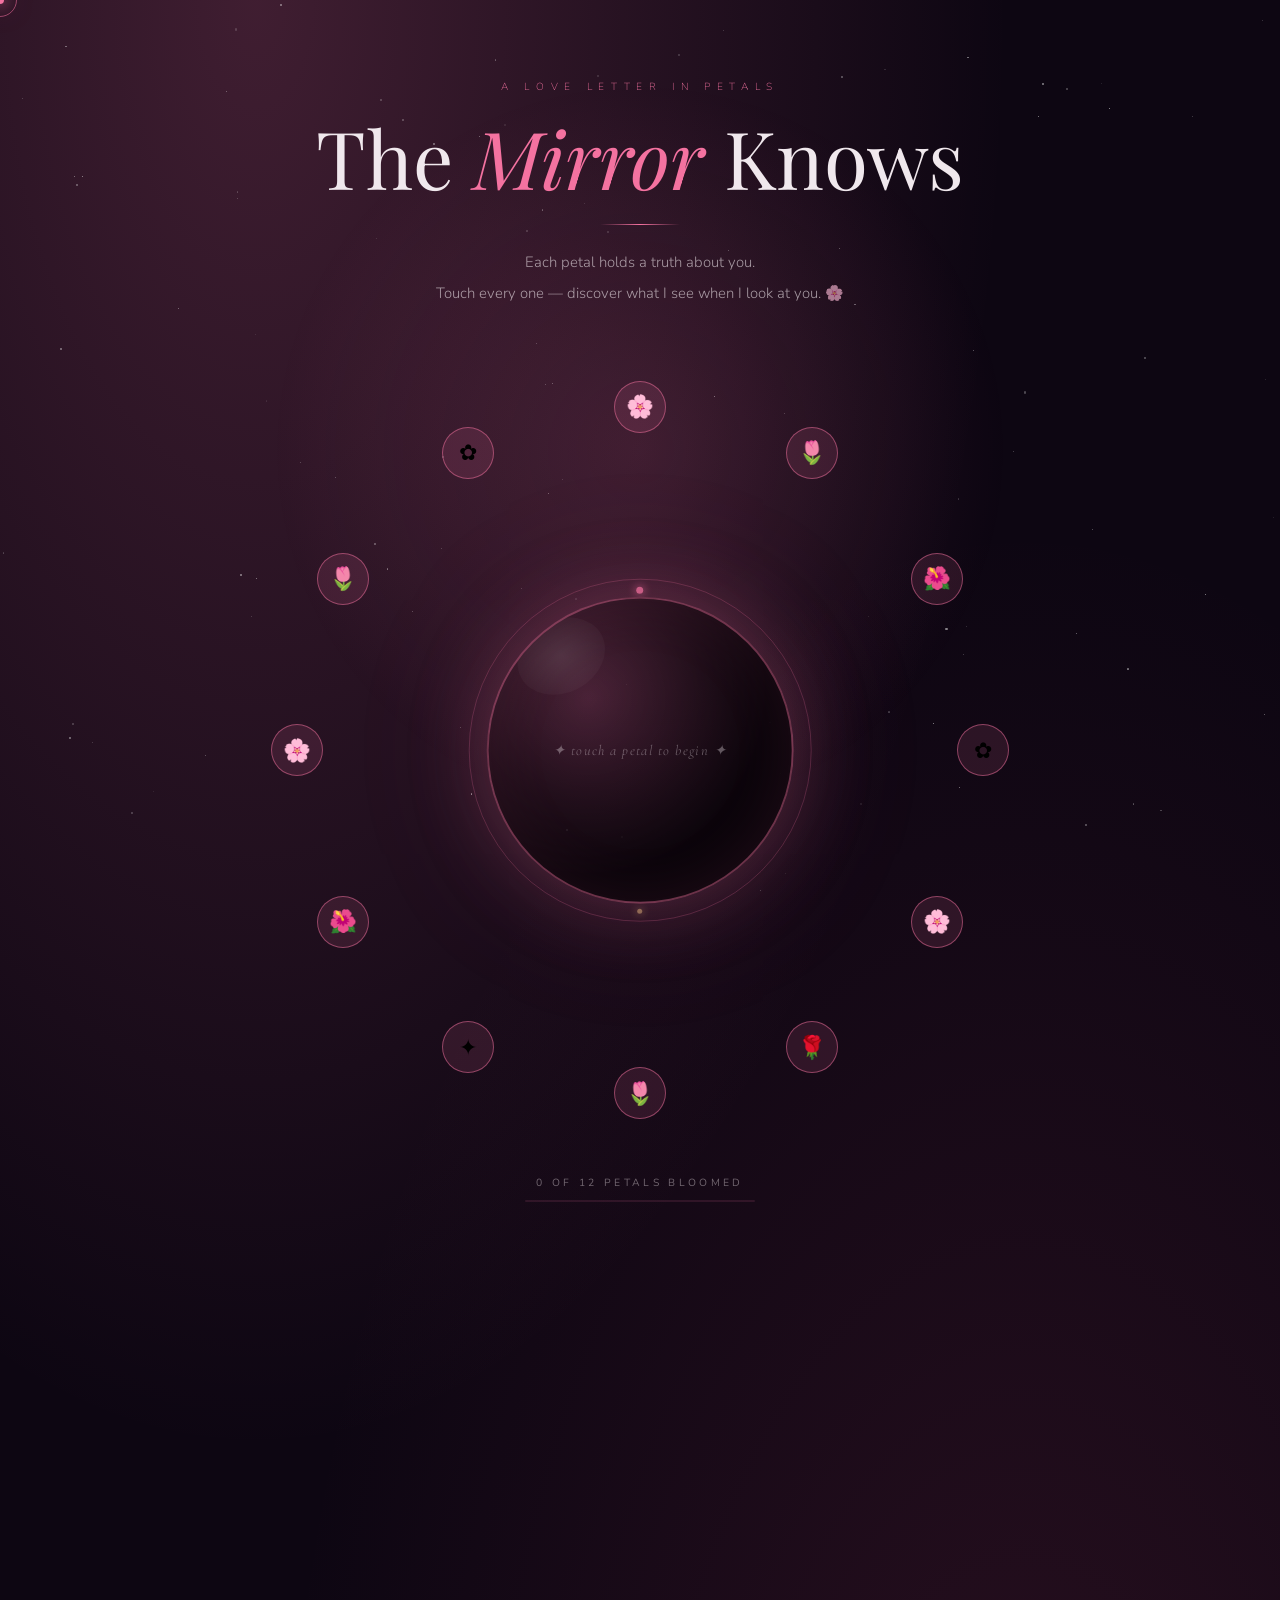
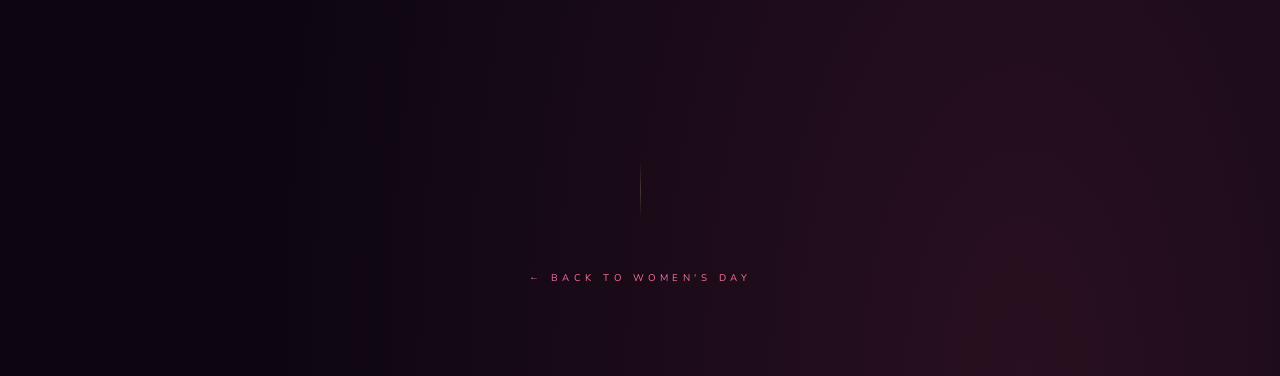
<file: pages/mirror.html>
<!DOCTYPE html>
<html lang="en">
<head>
  <meta charset="UTF-8">
  <meta name="viewport" content="width=device-width, initial-scale=1.0">
  <title>The Mirror Knows — For Her</title>
  <link href="https://fonts.googleapis.com/css2?family=Playfair+Display:ital,wght@0,400;1,400;1,600&family=Cormorant+Garamond:ital,wght@1,300;1,400&family=Nunito:wght@200;300;400&display=swap" rel="stylesheet">
  <style>
    *, *::before, *::after { box-sizing: border-box; margin: 0; padding: 0; }
    html { scroll-behavior: smooth; }

    body {
      font-family: 'Nunito', sans-serif;
      background: #0d0612;
      background-image:
        radial-gradient(ellipse at 20% 0%, rgba(244,114,160,.22) 0%, transparent 52%),
        radial-gradient(ellipse at 80% 100%, rgba(200,70,110,.15) 0%, transparent 52%);
      color: #f0e8ed;
      min-height: 100vh;
      overflow-x: hidden;
      cursor: none;
    }

    /* ── BASE ── */
    .starfield { position:fixed;inset:0;z-index:0;pointer-events:none;overflow:hidden }
    .star { position:absolute;background:white;border-radius:50%;animation:twinkle ease-in-out infinite }
    @keyframes twinkle { 0%,100%{opacity:.1;transform:scale(1)} 50%{opacity:.85;transform:scale(1.5)} }

    .glow-orb { position:fixed;width:800px;height:800px;background:radial-gradient(circle,rgba(244,114,160,.15) 0%,transparent 65%);top:50%;left:50%;transform:translate(-50%,-50%);pointer-events:none;z-index:0;animation:orbPulse 8s ease-in-out infinite }
    @keyframes orbPulse { 0%,100%{opacity:.6;transform:translate(-50%,-50%)scale(1)} 50%{opacity:1;transform:translate(-50%,-50%)scale(1.1)} }

    .cursor { position:fixed;width:8px;height:8px;background:#f472a0;border-radius:50%;pointer-events:none;z-index:9999;transform:translate(-50%,-50%);box-shadow:0 0 14px #f472a0,0 0 28px rgba(244,114,160,.55) }
    .cursor-ring { position:fixed;width:34px;height:34px;border:1.5px solid rgba(244,114,160,.55);border-radius:50%;pointer-events:none;z-index:9998;transform:translate(-50%,-50%) }

    .petals-rain { position:fixed;inset:0;pointer-events:none;z-index:1;overflow:hidden }
    .petal { position:absolute;top:-28px;animation:petalFall linear infinite;opacity:0 }
    @keyframes petalFall {
      0%   { opacity:.6; transform:translateY(0) rotate(0) }
      50%  { transform:translateY(50vh) translateX(22px) rotate(200deg) }
      100% { opacity:0; transform:translateY(112vh) translateX(-16px) rotate(390deg) }
    }

    .heart-burst { position:fixed;pointer-events:none;z-index:9000;animation:burst .95s ease-out forwards;transform:translate(-50%,-50%) }
    @keyframes burst { 0%{opacity:1;transform:translate(-50%,-50%)scale(1)} 100%{opacity:0;transform:translate(-50%,-175%)scale(.25)} }

    @keyframes rise { from{opacity:0;transform:translateY(32px)} to{opacity:1;transform:translateY(0)} }

    /* ── HEADER ── */
    .page-hero { position:relative;z-index:2;text-align:center;padding:80px 24px 36px }
    .eyebrow { font-weight:200;font-size:.64rem;letter-spacing:.65em;text-transform:uppercase;color:#f472a0;margin-bottom:18px;opacity:0;animation:rise .8s .2s forwards }
    .page-title { font-family:'Playfair Display',serif;font-weight:400;font-size:clamp(2.4rem,6.5vw,5rem);color:#f0e8ed;line-height:1.12;opacity:0;animation:rise 1s .35s forwards }
    .page-title em { font-style:italic;color:#f472a0 }
    .header-line { width:80px;height:1px;background:linear-gradient(90deg,transparent,#f472a0,transparent);margin:22px auto;opacity:0;animation:rise .8s .55s forwards }
    .mirror-intro { font-size:.93rem;font-weight:300;line-height:2.1;color:rgba(240,232,237,.62);text-align:center;max-width:440px;margin:0 auto;opacity:0;animation:rise .8s .72s forwards }

    /* ══════════════════════════════════════════════
       MIRROR STAGE
       The stage is position:relative. The petal-ring
       is position:absolute centred on the mirror glass,
       but it sits INSIDE the stage (not mirror-wrap),
       which is large enough to contain it.
    ══════════════════════════════════════════════ */
    .mirror-stage {
      position: relative;
      z-index: 2;
      display: flex;
      flex-direction: column;
      align-items: center;
      /* Top padding provides room so the ring doesn't bleed into header */
      padding-top: 40px;
      /* Bottom padding for caption + progress below the ring */
      padding-bottom: 20px;
    }

    /*
      mirror-arena: a square container exactly the size of the petal orbit.
      The glass and the petal ring are both positioned inside this.
      Because both are children of the same positioned parent, the petals
      sit at the correct absolute coordinates and are NEVER clipped.
    */
    .mirror-arena {
      position: relative;
      /* Ring diameter on desktop = 730px, mobile = 580px */
      width: min(730px, 94vw);
      height: min(730px, 94vw);
      flex-shrink: 0;
      /* DO NOT set overflow:hidden here — petals must be clickable */
    }

    /* Glass circle — centred inside arena */
    .mirror-glass-wrap {
      position: absolute;
      /* glass diameter = 42% of arena so ring sits comfortably outside */
      width: 42%;
      height: 42%;
      top: 50%;
      left: 50%;
      transform: translate(-50%, -50%);
      z-index: 3;
    }

    /* Decorative rotating outer ring (purely visual, sits around glass) */
    .mirror-ring-outer {
      position: absolute;
      inset: -18px;
      border-radius: 50%;
      border: 1px solid rgba(244,114,160,.22);
      animation: ringRotate 22s linear infinite;
      pointer-events: none;
    }
    .mirror-ring-outer::before {
      content:'';position:absolute;top:7px;left:50%;transform:translateX(-50%);
      width:7px;height:7px;border-radius:50%;
      background:rgba(244,114,160,.75);box-shadow:0 0 10px rgba(244,114,160,.9);
    }
    .mirror-ring-outer::after {
      content:'';position:absolute;bottom:7px;left:50%;transform:translateX(-50%);
      width:5px;height:5px;border-radius:50%;
      background:rgba(201,169,110,.6);box-shadow:0 0 8px rgba(201,169,110,.7);
    }
    @keyframes ringRotate { to { transform:rotate(360deg) } }

    .mirror-glass {
      width: 100%;
      height: 100%;
      border-radius: 50%;
      background: radial-gradient(circle at 33% 33%, rgba(244,114,160,.17) 0%, rgba(10,4,10,.95) 62%);
      border: 2px solid rgba(244,114,160,.42);
      box-shadow:
        0 0 80px rgba(244,114,160,.26),
        0 0 160px rgba(244,114,160,.1),
        inset 0 0 60px rgba(244,114,160,.09);
      display: flex;
      align-items: center;
      justify-content: center;
      overflow: hidden;
      position: relative;
      transition: box-shadow 1.5s ease, border-color 1.5s ease;
    }
    .mirror-shine {
      position:absolute;top:7%;left:9%;width:30%;height:24%;
      border-radius:50%;
      background:radial-gradient(ellipse,rgba(255,255,255,.1),transparent);
      transform:rotate(-28deg);pointer-events:none;
      transition:opacity .8s ease;
    }

    /* Photo reveal inside glass */
    .mirror-photo {
      position:absolute;inset:0;border-radius:50%;overflow:hidden;
      opacity:0;transition:none;z-index:1;
    }
    .mirror-photo img {
      width:100%;height:100%;object-fit:cover;object-position:center top;
      filter:brightness(.92) contrast(1.06) saturate(1.12);
      transform:scale(1.06);
    }
    .mirror-photo-glow {
      position:absolute;inset:0;border-radius:50%;
      background:radial-gradient(circle at 40% 30%,rgba(244,114,160,.22) 0%,transparent 65%);
      pointer-events:none;z-index:2;
    }
    .mirror-photo-vignette {
      position:absolute;inset:0;border-radius:50%;
      background:radial-gradient(circle,transparent 52%,rgba(10,4,10,.72) 100%);
      pointer-events:none;z-index:3;
    }
    @keyframes mirrorReveal {
      0%   { opacity:0; clip-path:circle(0% at 50% 50%) }
      40%  { opacity:1; clip-path:circle(48% at 50% 50%) }
      100% { opacity:1; clip-path:circle(52% at 50% 50%) }
    }
    .mirror-photo.revealed { animation:mirrorReveal 2.2s cubic-bezier(.23,1,.32,1) forwards }
    .mirror-glass.revealed {
      box-shadow:
        0 0 130px rgba(244,114,160,.55),
        0 0 260px rgba(244,114,160,.22),
        inset 0 0 70px rgba(244,114,160,.18);
      border-color:rgba(244,114,160,.75);
    }

    /* Mirror message */
    .mirror-msg { padding:20px 16px;text-align:center;z-index:5;position:relative;transition:opacity .4s ease }
    .mirror-default { font-family:'Cormorant Garamond',serif;font-style:italic;font-size:.9rem;color:rgba(240,232,237,.35);letter-spacing:.1em }
    .mirror-truth { display:flex;flex-direction:column;align-items:center;gap:8px }
    .mirror-truth-icon { font-size:1.7rem }
    .mirror-truth-title { font-family:'Playfair Display',serif;font-style:italic;font-size:1.05rem;color:var(--tc,#fbaac8) }
    .mirror-truth-text { font-family:'Nunito',sans-serif;font-size:.7rem;font-weight:300;line-height:1.85;color:rgba(240,232,237,.74) }

    /* ── PETAL RING ──
       Absolutely centred in .mirror-arena at the arena's full size.
       pointer-events:none on the ring div itself, but buttons inside
       have pointer-events:all so they capture clicks.
       Because .mirror-arena has no overflow:hidden, they are never clipped.
    */
    .petal-ring {
      position: absolute;
      /* Fill the entire arena */
      inset: 0;
      pointer-events: none;  /* ring div: passthrough */
      z-index: 10;           /* above glass */
    }

    .petal-btn {
      position: absolute;
      /* JS sets left/top as % from centre */
      transform: translate(-50%, -50%);
      width: 52px;
      height: 52px;
      border-radius: 50%;
      background: rgba(244,114,160,.12);
      border: 1.5px solid rgba(244,114,160,.5);
      cursor: none;
      pointer-events: all;   /* ← buttons ARE clickable */
      display: flex;
      align-items: center;
      justify-content: center;
      transition: background .25s, box-shadow .25s, transform .35s;
      animation: petalPulse 2.8s ease-in-out infinite, petalIn .55s var(--delay,0s) backwards;
    }
    @keyframes petalIn {
      from { opacity:0; transform:translate(-50%,-50%) scale(.3) rotate(var(--pr,0deg)) }
      to   { opacity:1; transform:translate(-50%,-50%) scale(1) rotate(0deg) }
    }
    @keyframes petalPulse {
      0%,100% { box-shadow:0 0 0 0 rgba(244,114,160,.45) }
      60%     { box-shadow:0 0 0 12px rgba(244,114,160,0) }
    }
    .petal-btn:hover {
      background: rgba(244,114,160,.3);
      box-shadow: 0 0 26px var(--pc, rgba(244,114,160,.65));
      transform: translate(-50%,-50%) scale(1.38);
    }
    .petal-btn.bloomed {
      background: rgba(244,114,160,.38);
      border-color: var(--pc, #f472a0);
      box-shadow: 0 0 22px var(--pc, rgba(244,114,160,.55));
      animation: bloomedGlow 3s ease-in-out infinite;
      transform: translate(-50%,-50%) scale(1.18);
    }
    @keyframes bloomedGlow {
      0%,100% { box-shadow:0 0 10px var(--pc, rgba(244,114,160,.4)) }
      50%     { box-shadow:0 0 24px var(--pc, rgba(244,114,160,.85)), 0 0 0 8px rgba(244,114,160,.09) }
    }
    .petal-btn.spiraling {
      animation: petalSpiral .85s cubic-bezier(.23,1,.32,1) forwards !important;
    }
    @keyframes petalSpiral {
      0%   { transform:translate(-50%,-50%) scale(1.18); opacity:1 }
      60%  { transform:translate(-50%,-50%) scale(2.2) rotate(180deg); opacity:.4 }
      100% { transform:translate(-50%,-50%) scale(0) rotate(360deg); opacity:0 }
    }
    .petal-icon { font-size:1.4rem; pointer-events:none }

    /* Reveal caption */
    .reveal-caption {
      margin-top: 18px;
      font-family: 'Cormorant Garamond', serif;
      font-style: italic;
      font-size: 1.18rem;
      color: #fbaac8;
      opacity: 0;
      transition: opacity 1.5s ease .6s;
      text-align: center;
      position: relative;
      z-index: 2;
    }
    .reveal-caption.show { opacity: 1 }

    /* Progress */
    .mirror-progress {
      font-size: .65rem;
      letter-spacing: .32em;
      text-transform: uppercase;
      color: rgba(240,232,237,.42);
      margin-top: 20px;
      position: relative;
      z-index: 2;
      text-align: center;
    }
    .prog-bar-wrap {
      width: 230px;
      height: 2px;
      background: rgba(244,114,160,.12);
      margin: 10px auto 0;
      border-radius: 2px;
      overflow: hidden;
      position: relative;
      z-index: 2;
    }
    .prog-bar-fill {
      height: 100%;
      width: 0%;
      background: linear-gradient(90deg, #f472a0, #fbaac8);
      transition: width .55s cubic-bezier(.23,1,.32,1);
      box-shadow: 0 0 10px rgba(244,114,160,.6);
    }

    /* Finale */
    .mirror-finale {
      max-width: 560px;
      width: 90%;
      margin: 44px auto 0;
      padding: 48px 50px;
      text-align: center;
      background: linear-gradient(145deg,rgba(30,12,24,.97),rgba(14,5,12,.99));
      border: 1px solid rgba(244,114,160,.35);
      box-shadow: 0 24px 90px rgba(150,40,75,.24);
      opacity: 0;
      transform: translateY(32px);
      transition: opacity .9s ease, transform .9s ease;
      pointer-events: none;
      position: relative;
      z-index: 2;
    }
    .mirror-finale::before {
      content:'';position:absolute;top:0;left:0;right:0;height:2px;
      background:linear-gradient(90deg,transparent,#f472a0,transparent);
    }
    .mirror-finale.show { opacity:1; transform:translateY(0); pointer-events:auto }
    .finale-flowers { font-size:1.6rem;margin:14px 0;letter-spacing:8px }
    .finale-title { font-family:'Playfair Display',serif;font-style:italic;font-size:1.65rem;color:#fbaac8;margin-bottom:16px }
    .finale-msg { font-size:.9rem;font-weight:300;line-height:2.2;color:rgba(240,232,237,.72) }

    /* Pokémon */
    .pokemon-layer { position:fixed;inset:0;pointer-events:none;z-index:50;overflow:hidden }
    .pk-wrap { position:absolute;pointer-events:none }
    .pk-sprite { font-size:2.4rem;display:block;animation:pkFloat var(--dur,5s) ease-in-out forwards;filter:drop-shadow(0 4px 14px rgba(244,114,160,.6)) }
    @keyframes pkFloat {
      0%   { opacity:0;transform:translateY(20px)scale(.5) }
      15%  { opacity:1;transform:translateY(-12px)scale(1.15) }
      50%  { opacity:1;transform:translateY(-28px)scale(1)rotate(var(--rot,4deg)) }
      85%  { opacity:1;transform:translateY(-18px)scale(1.08) }
      100% { opacity:0;transform:translateY(-65px)scale(.65) }
    }
    .pk-speech {
      position:absolute;bottom:calc(100% + 4px);left:50%;transform:translateX(-50%);
      background:rgba(14,5,12,.93);border:1px solid rgba(244,114,160,.45);
      padding:5px 12px;border-radius:18px;font-size:.63rem;font-weight:300;
      letter-spacing:.05em;color:#fbaac8;white-space:nowrap;
      animation:speechPop var(--dur,5s) ease-in-out forwards;
    }
    @keyframes speechPop {
      0%   { opacity:0;transform:translateX(-50%)scale(.5)translateY(6px) }
      18%  { opacity:1;transform:translateX(-50%)scale(1)translateY(0) }
      78%  { opacity:1 }
      100% { opacity:0;transform:translateX(-50%)scale(.8)translateY(-8px) }
    }

    /* Misc */
    .divider { width:1px;height:58px;background:linear-gradient(to bottom,transparent,rgba(201,169,110,.28),transparent);margin:60px auto 52px;position:relative;z-index:2 }
    .back-link { display:block;text-align:center;text-decoration:none;font-size:.61rem;letter-spacing:.46em;text-transform:uppercase;color:#f472a0;margin:0 auto 92px;position:relative;z-index:2;transition:letter-spacing .3s,color .3s;cursor:none }
    .back-link:hover { letter-spacing:.64em;color:#fbaac8 }

    /* Responsive */
    @media (max-width: 600px) {
      .mirror-arena { width:min(580px,96vw); height:min(580px,96vw) }
      .mirror-glass-wrap { width:46%; height:46% }
      .petal-btn { width:44px; height:44px }
      .petal-icon { font-size:1.15rem }
      .mirror-finale { padding:36px 22px }
    }
    @media (max-width: 400px) {
      .mirror-arena { width:98vw; height:98vw }
      .petal-btn { width:38px; height:38px }
      .petal-icon { font-size:1rem }
    }
  </style>
</head>
<body>

  <div class="cursor" id="cursor"></div>
  <div class="cursor-ring" id="cursorRing"></div>
  <div class="petals-rain" id="petalsRain"></div>
  <div class="starfield" id="starfield"></div>
  <div class="glow-orb"></div>
  <div class="pokemon-layer" id="pokemonLayer"></div>

  <!-- HEADER -->
  <section class="page-hero">
    <p class="eyebrow">a love letter in petals</p>
    <h1 class="page-title">The <em>Mirror</em> Knows</h1>
    <div class="header-line"></div>
    <p class="mirror-intro">Each petal holds a truth about you.<br>Touch every one — discover what I see when I look at you. 🌸</p>
  </section>

  <!-- MIRROR STAGE -->
  <section class="mirror-stage">

    <!--
      mirror-arena: full-size container (730px desktop / 580px mobile).
      Both the glass and the petal ring are children so nothing clips.
    -->
    <div class="mirror-arena" id="mirrorArena">

      <!-- Glass circle (centred by CSS) -->
      <div class="mirror-glass-wrap" id="mirrorGlassWrap">
        <div class="mirror-ring-outer"></div>
        <div class="mirror-glass" id="mirrorGlass">
          <div class="mirror-photo" id="mirrorPhoto">
            <img src="../images/Woman.jpeg" alt="Her">
            <div class="mirror-photo-glow"></div>
            <div class="mirror-photo-vignette"></div>
          </div>
          <div class="mirror-msg" id="mirrorMsg">
            <span class="mirror-default">✦ touch a petal to begin ✦</span>
          </div>
          <div class="mirror-shine" id="mirrorShine"></div>
        </div>
      </div>

      <!-- Petal ring (fills arena, petals positioned from arena centre) -->
      <div class="petal-ring" id="petalRing"></div>

    </div>
    <!-- END mirror-arena -->

    <div class="reveal-caption" id="revealCaption">This is what I see when I look at you. ✨</div>
    <p class="mirror-progress" id="mirrorProg">0 of 12 petals bloomed</p>
    <div class="prog-bar-wrap"><div class="prog-bar-fill" id="progFill"></div></div>

    <div class="mirror-finale" id="mirrorFinale">
      <div class="finale-flowers">🌸🌷🌹🌺🌸</div>
      <h2 class="finale-title">The mirror never lies.</h2>
      <p class="finale-msg">
        Every truth those petals held — that is you. Not just on your best days.
        Every single day. You are extraordinary in ways you have yet to fully see,
        and I am the lucky one who gets to witness all of it.
        <br><br>
        Happy Women's Day, my love. The most beautiful person I know. 👑
      </p>
      <div class="finale-flowers">🌸🌷🌹🌺🌸</div>
    </div>

  </section>

  <div class="divider"></div>
  <a href="../womensday.html" class="back-link">← back to women's day</a>

<script>
  const truths = [
    {icon:"🌸",color:"#f4a0b0",title:"Breathtakingly Beautiful",msg:"You don't just turn heads — you stop time. The way you look, the way you carry yourself... there are no words worthy enough, but I will spend a lifetime trying to find them."},
    {icon:"🌷",color:"#e87a90",title:"Quietly Powerful",msg:"There is a strength in you that doesn't roar — it endures. Steady, unbreakable, beautifully fierce. You handle what would break most people with a grace that leaves me in awe."},
    {icon:"🌺",color:"#d4607a",title:"Radiant Soul",msg:"Your inner light is not something you put on — it is something you simply are. Rooms feel warmer when you enter them. I feel warmer when you enter my life."},
    {icon:"✿", color:"#f0b8c8",title:"Effortlessly Charming",msg:"The way you laugh, the way your eyes dance when something delights you — you are magnetic. You don't try to be enchanting. You just are."},
    {icon:"🌸",color:"#e8899e",title:"Fiercely Kind",msg:"Your kindness is not weakness — it is one of the bravest things I have ever witnessed. You choose softness in a hard world, and that takes more courage than most people ever find."},
    {icon:"🌹",color:"#c25068",title:"Wildly Intelligent",msg:"The way your mind works — the observations you make, the connections you draw — it is endlessly fascinating. Your intelligence is one of the most beautiful things about you."},
    {icon:"🌷",color:"#f2a0b8",title:"Deeply Worthy",msg:"You deserve every good thing — every peace, every joy, every dream you have ever whispered to yourself at night. You are not too much. You are more than enough."},
    {icon:"✦", color:"#f8c8d4",title:"My Favourite Person",msg:"Out of everyone in the world, it is always you. Your company, your voice, your presence — there is nowhere I would rather be than right beside you."},
    {icon:"🌺",color:"#dc7088",title:"Unshakeably Strong",msg:"The hard days, the quiet struggles, the moments no one else sees — you face them. You don't crumble. You breathe, you endure, and you rise again. That is warrior-level grace."},
    {icon:"🌸",color:"#f4b0c0",title:"Genuinely Magical",msg:"There are things about you I cannot explain — the way you make ordinary moments feel like memories worth keeping. Everything feels more alive when you are near. You are magic."},
    {icon:"🌷",color:"#e8889a",title:"A Force of Nature",msg:"You are not a gentle breeze. You are the kind of wind that moves mountains, shapes oceans, and changes the direction of lives. My life changed direction the moment you came into it."},
    {icon:"✿", color:"#fac8d8",title:"Endlessly Inspiring",msg:"Watching you — your drive, your heart, your determination — makes me want to be better every single day. You inspire me without even trying. That is a rare and precious gift."},
  ];

  const pkData = [
    {sprite:"🌸",says:["so pretty~ ♡","uwu uwu!","she's glowing!"]},
    {sprite:"⭐",says:["beautiful!","wow wow!","shine bright ✨"]},
    {sprite:"🌟",says:["so elegant ♡","amazing!!","gorgeous~"]},
    {sprite:"💫",says:["she's the best!","so radiant!","♡♡♡"]},
    {sprite:"🌺",says:["so lovely~","healing vibes!","adore her!"]},
    {sprite:"✨",says:["so beautiful!","she's perfect!","togepiii~!"]},
    {sprite:"🦋",says:["she sparkles!","flutter ♡","wow~"]},
    {sprite:"💝",says:["full of love!","she deserves it!","♡♡♡"]},
  ];

  const ring  = document.getElementById('petalRing');
  const arena = document.getElementById('mirrorArena');
  const total = truths.length;
  let bloomed  = 0;
  let revealed = false;

  // ── Place petals ─────────────────────────────────────────
  // Petal ring fills the arena. Arena centre = 50%, 50%.
  // We position each button as left/top % from that centre.
  function buildPetals() {
    const arenaSize = arena.offsetWidth;          // actual px width of arena
    const orbitR    = arenaSize * 0.47;           // orbit = 47% of arena → stays inside

    truths.forEach((t, i) => {
      const angle = (i / total) * 360 - 90;       // start at top
      const rad   = angle * Math.PI / 180;
      const cx    = arenaSize / 2;
      const cy    = arenaSize / 2;
      const bx    = cx + Math.cos(rad) * orbitR;  // absolute px in arena
      const by    = cy + Math.sin(rad) * orbitR;

      const btn = document.createElement('button');
      btn.className = 'petal-btn';
      // Use px-based left/top so the orbit radius scales with arena
      btn.style.cssText = [
        `left:${bx}px`,
        `top:${by}px`,
        `--pc:${t.color}`,
        `--delay:${i * 0.08}s`,
        `--pr:${(Math.random() - .5) * 60}deg`,
      ].join(';');
      btn.innerHTML = `<span class="petal-icon">${t.icon}</span>`;
      ring.appendChild(btn);

      btn.addEventListener('click', () => {
        if (btn.classList.contains('bloomed')) return;
        btn.classList.add('bloomed');
        bloomed++;

        // Update mirror message
        const msg = document.getElementById('mirrorMsg');
        msg.style.opacity = '0';
        setTimeout(() => {
          msg.innerHTML = `<div class="mirror-truth">
            <div class="mirror-truth-icon">${t.icon}</div>
            <h3 class="mirror-truth-title" style="--tc:${t.color}">${t.title}</h3>
            <p class="mirror-truth-text">${t.msg}</p>
          </div>`;
          msg.style.opacity = '1';
          msg.style.transition = 'opacity .45s ease';
        }, 210);

        // Progress bar
        document.getElementById('mirrorProg').textContent = `${bloomed} of ${total} petals bloomed`;
        document.getElementById('progFill').style.width = (bloomed / total * 100) + '%';

        // Click burst
        const r = btn.getBoundingClientRect();
        [t.icon,'✨','💕'].forEach((s, si) => {
          setTimeout(() => {
            const h = document.createElement('div'); h.className = 'heart-burst';
            h.textContent = s;
            h.style.left = (r.left + r.width/2  + (Math.random()-.5)*55) + 'px';
            h.style.top  = (r.top  + r.height/2 + (Math.random()-.5)*55) + 'px';
            h.style.fontSize = (13 + Math.random()*13) + 'px';
            document.body.appendChild(h); setTimeout(() => h.remove(), 960);
          }, si * 85);
        });

        // Pokémon every 3 petals
        if (bloomed % 3 === 0 && bloomed < total) spawnPokemon(1);

        if (bloomed === total && !revealed) {
          revealed = true;
          setTimeout(triggerReveal, 650);
        }
      });
    });
  }

  // ── Photo reveal sequence ────────────────────────────────
  function triggerReveal() {
    // 1. Spiral petals inward
    document.querySelectorAll('.petal-btn').forEach((btn, i) => {
      setTimeout(() => btn.classList.add('spiraling'), i * 50);
    });

    // 2. Fade mirror text
    setTimeout(() => {
      const msg = document.getElementById('mirrorMsg');
      msg.style.transition = 'opacity .7s ease';
      msg.style.opacity = '0';
      document.getElementById('mirrorShine').style.opacity = '0';
    }, total * 50 + 200);

    // 3. Reveal photo
    setTimeout(() => {
      document.getElementById('mirrorGlass').classList.add('revealed');
      document.getElementById('mirrorPhoto').classList.add('revealed');
      document.getElementById('revealCaption').classList.add('show');

      // Celebration burst
      for (let i = 0; i < 28; i++) {
        setTimeout(() => {
          const h = document.createElement('div'); h.className = 'heart-burst';
          h.textContent = ['🌸','🌷','🌹','✿','❤','🌺','💕','✨'][Math.floor(Math.random()*8)];
          h.style.left = Math.random() * window.innerWidth + 'px';
          h.style.top  = (Math.random() * .65 + .1) * window.innerHeight + 'px';
          h.style.fontSize = (14 + Math.random()*20) + 'px';
          document.body.appendChild(h); setTimeout(() => h.remove(), 960);
        }, i * 95);
      }
      spawnPokemon(6);
    }, total * 50 + 980);

    // 4. Finale card
    setTimeout(() => {
      document.getElementById('mirrorFinale').classList.add('show');
      spawnPokemon(3);
    }, total * 50 + 3600);
  }

  // ── Pokémon spawn ────────────────────────────────────────
  function spawnPokemon(count) {
    const layer = document.getElementById('pokemonLayer');
    for (let i = 0; i < count; i++) {
      setTimeout(() => {
        const pk  = pkData[Math.floor(Math.random() * pkData.length)];
        const say = pk.says[Math.floor(Math.random() * pk.says.length)];
        const x   = 5 + Math.random() * 88;
        const y   = 12 + Math.random() * 65;
        const dur = 4.5 + Math.random() * 3.5;
        const rot = (Math.random() - .5) * 22;

        const wrap = document.createElement('div');
        wrap.className = 'pk-wrap';
        wrap.style.cssText = `left:${x}%;top:${y}%;`;

        const sprite = document.createElement('div');
        sprite.className = 'pk-sprite';
        sprite.textContent = pk.sprite;
        sprite.style.cssText = `--dur:${dur}s;--rot:${rot}deg;font-size:${2.1+Math.random()*.9}rem;`;

        const speech = document.createElement('div');
        speech.className = 'pk-speech';
        speech.textContent = say;
        speech.style.cssText = `--dur:${dur}s;`;

        wrap.appendChild(speech);
        wrap.appendChild(sprite);
        layer.appendChild(wrap);
        setTimeout(() => wrap.remove(), (dur + .7) * 1000);
      }, i * 380);
    }
  }

  // ── Background ───────────────────────────────────────────
  const sf = document.getElementById('starfield');
  for (let i=0;i<100;i++) {
    const s = document.createElement('div'); s.className='star';
    const z = .4 + Math.random()*1.7;
    s.style.cssText=`width:${z}px;height:${z}px;left:${Math.random()*100}%;top:${Math.random()*100}%;animation-duration:${2+Math.random()*5}s;animation-delay:${Math.random()*8}s;opacity:${.1+Math.random()*.42};`;
    sf.appendChild(s);
  }

  const pr = document.getElementById('petalsRain');
  ['🌸','🌷','✿','🌺','❀','🌹'].forEach(c => {
    for (let i=0;i<7;i++) {
      const p = document.createElement('span'); p.className='petal'; p.textContent=c;
      p.style.cssText=`left:${Math.random()*100}vw;animation-duration:${11+Math.random()*13}s;animation-delay:${Math.random()*16}s;font-size:${9+Math.random()*10}px;opacity:${.25+Math.random()*.38};`;
      pr.appendChild(p);
    }
  });

  // Cursor
  const cur=document.getElementById('cursor'), ring2=document.getElementById('cursorRing');
  let mx=0,my=0,rx=0,ry=0;
  document.addEventListener('mousemove', e => { mx=e.clientX; my=e.clientY; });
  (function l(){rx+=(mx-rx)*.13;ry+=(my-ry)*.13;cur.style.left=mx+'px';cur.style.top=my+'px';ring2.style.left=rx+'px';ring2.style.top=ry+'px';requestAnimationFrame(l);})();

  document.addEventListener('click', e => {
    if (e.target.closest('.petal-btn')) return;
    ['🌸','🌷','✿'].forEach((s,i) => {
      setTimeout(() => {
        const h=document.createElement('div');h.className='heart-burst';h.textContent=s;
        h.style.left=(e.clientX+(Math.random()-.5)*55)+'px';
        h.style.top=(e.clientY+(Math.random()-.5)*55)+'px';
        h.style.fontSize=(12+Math.random()*12)+'px';
        document.body.appendChild(h);setTimeout(()=>h.remove(),960);
      }, i*70);
    });
  });

  // Build petals after layout is ready
  window.addEventListener('load', buildPetals);
  // Idle Pokémon
  setTimeout(() => spawnPokemon(1), 4500);
  setInterval(() => { if (!revealed) spawnPokemon(1); }, 14000);
</script>
</body>
</html>
</file>
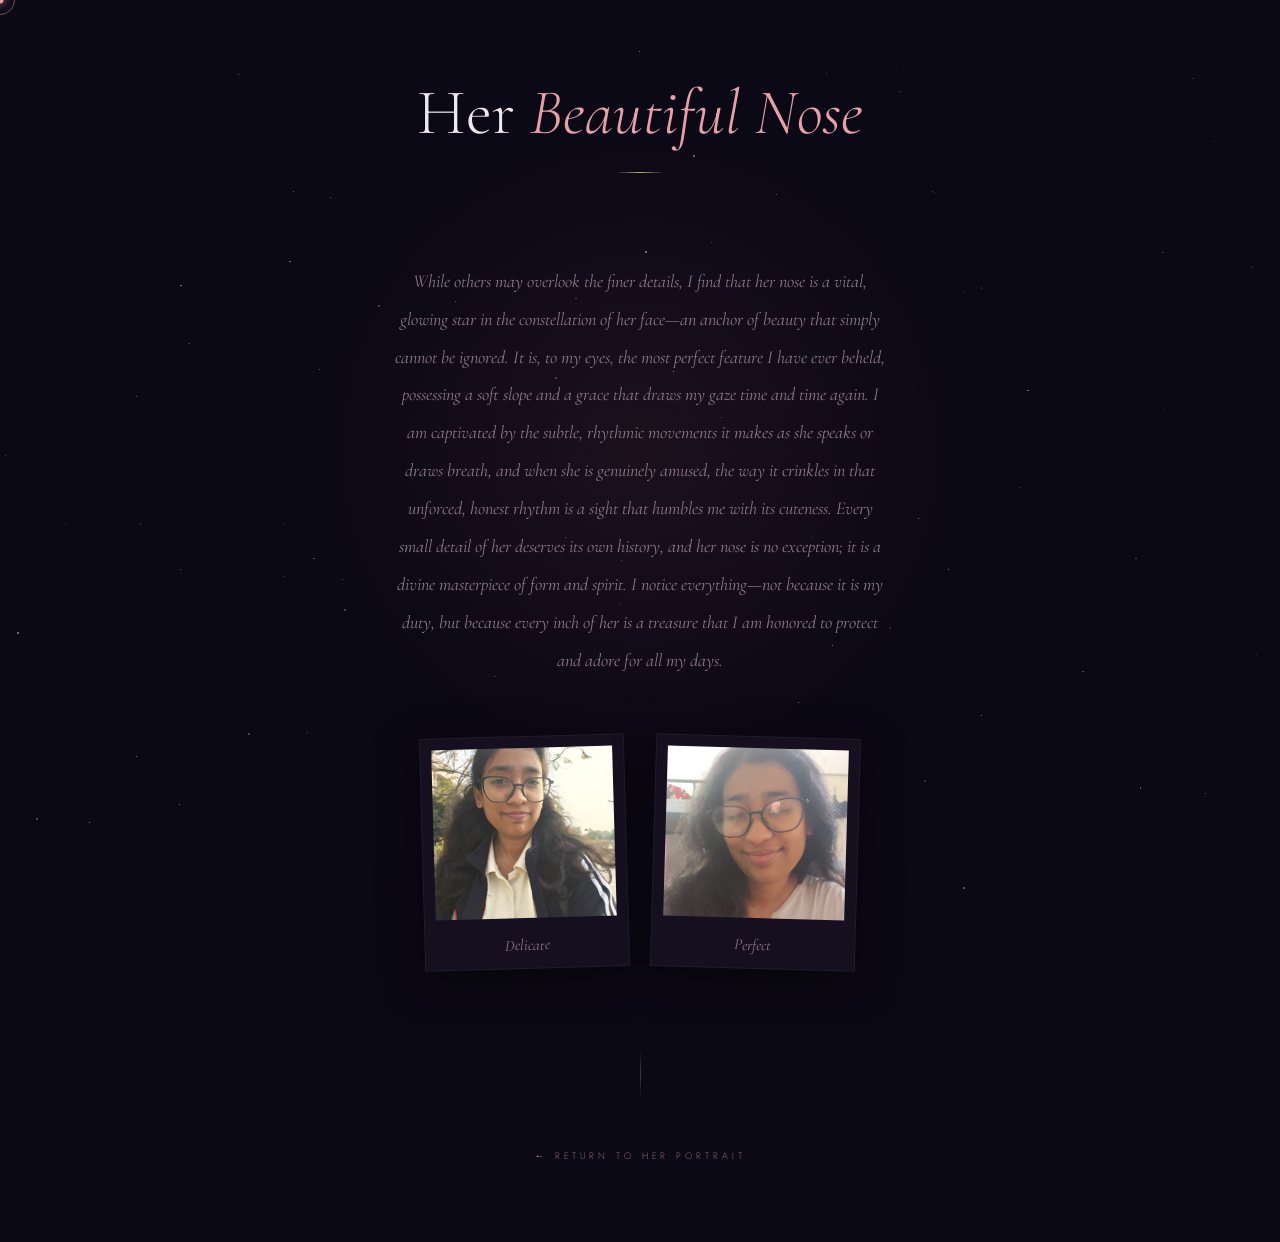
<file: pages/nose.html>
<!DOCTYPE html>
<html lang="en">
<head>
  <meta charset="UTF-8">
  <meta name="viewport" content="width=device-width, initial-scale=1.0">
  <title>Her Nose — In Awe of Her</title>
  <link rel="stylesheet" href="../style.css">
</head>
<body>

  <div class="cursor" id="cursor"></div>
  <div class="cursor-ring" id="cursorRing"></div>
  <div class="petals" id="petals"></div>
  <div class="starfield" id="starfield"></div>
  <div class="glow-orb"></div>

  <section class="page-hero">
    <h1 class="page-title">Her <em>Beautiful Nose</em></h1>
    <div class="header-line"></div>
  </section>

  <p class="page-poem">
While others may overlook the finer details, I find that her nose is a vital, glowing star in the constellation of her face—an anchor of beauty that simply cannot be ignored. It is, to my eyes, the most perfect feature I have ever beheld, possessing a soft slope and a grace that draws my gaze time and time again. I am captivated by the subtle, rhythmic movements it makes as she speaks or draws breath, and when she is genuinely amused, the way it crinkles in that unforced, honest rhythm is a sight that humbles me with its cuteness. Every small detail of her deserves its own history, and her nose is no exception; it is a divine masterpiece of form and spirit. I notice everything—not because it is my duty, but because every inch of her is a treasure that I am honored to protect and adore for all my days.
</p>

  <div class="gallery">
    <div class="polaroid">
      <img src="../images/Nose/1.jpeg" alt="Her">
      <span class="caption">Delicate</span>
    </div>
    <div class="polaroid">
      <img src="../images/Nose/2.jpeg" alt="Her">
      <span class="caption">Perfect</span>
    </div>
  </div>

  <div class="divider"></div>
  <a href="../index.html" class="back-link">← return to her portrait</a>

  <script>
    const sf=document.getElementById('starfield');for(let i=0;i<80;i++){const s=document.createElement('div');s.className='star';const z=.5+Math.random()*1.5;s.style.cssText=`width:${z}px;height:${z}px;left:${Math.random()*100}%;top:${Math.random()*100}%;animation-duration:${2+Math.random()*4}s;animation-delay:${Math.random()*6}s;opacity:${.1+Math.random()*.45};`;sf.appendChild(s);}
    const cur=document.getElementById('cursor'),ring=document.getElementById('cursorRing');let mx=0,my=0,rx=0,ry=0;document.addEventListener('mousemove',e=>{mx=e.clientX;my=e.clientY;});(function l(){rx+=(mx-rx)*.13;ry+=(my-ry)*.13;cur.style.left=mx+'px';cur.style.top=my+'px';ring.style.left=rx+'px';ring.style.top=ry+'px';requestAnimationFrame(l);})();
    document.addEventListener('click',e=>{['✧','✦','✿','❤','♡'].forEach((s,i)=>{setTimeout(()=>{const h=document.createElement('div');h.className='heart-burst';h.textContent=s;h.style.left=(e.clientX+(Math.random()-.5)*50)+'px';h.style.top=(e.clientY+(Math.random()-.5)*50)+'px';h.style.color=`hsl(${345+Math.random()*20},55%,${65+Math.random()*18}%)`;h.style.fontSize=(10+Math.random()*13)+'px';document.body.appendChild(h);setTimeout(()=>h.remove(),860);},i*60);});});
    const pc=document.getElementById('petals');['✿','❀','✾'].forEach(c=>{for(let i=0;i<5;i++){const p=document.createElement('span');p.className='petal';p.textContent=c;p.style.cssText=`left:${Math.random()*100}vw;animation-duration:${9+Math.random()*12}s;animation-delay:${Math.random()*14}s;font-size:${8+Math.random()*9}px;color:hsl(${345+Math.random()*25},40%,${65+Math.random()*20}%);opacity:${.2+Math.random()*.3};`;pc.appendChild(p);}});
  </script>

</body>
</html>
</file>
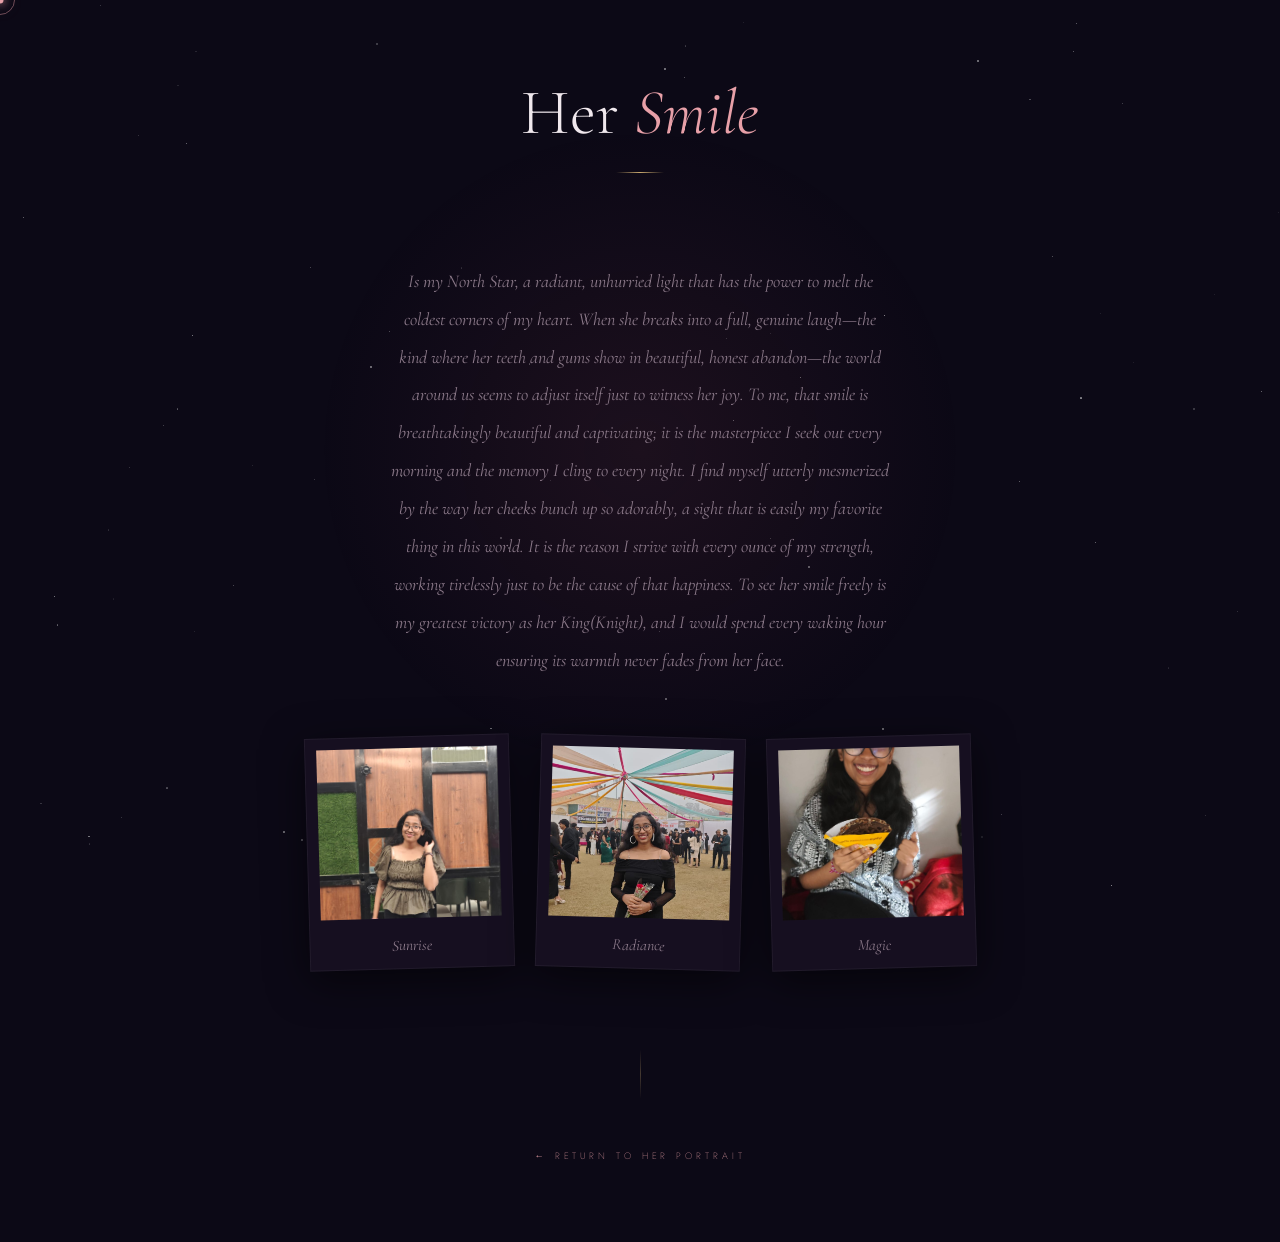
<file: pages/smile.html>
<!DOCTYPE html>
<html lang="en">
<head>
  <meta charset="UTF-8">
  <meta name="viewport" content="width=device-width, initial-scale=1.0">
  <title>Her Smile — In Awe of Her</title>
  <link rel="stylesheet" href="../style.css">
</head>
<body>

  <div class="cursor" id="cursor"></div>
  <div class="cursor-ring" id="cursorRing"></div>
  <div class="petals" id="petals"></div>
  <div class="starfield" id="starfield"></div>
  <div class="glow-orb"></div>

  <section class="page-hero">
    <h1 class="page-title">Her <em>Smile</em></h1>
    <div class="header-line"></div>
  </section>

  <p class="page-poem">
Is my North Star, a radiant, unhurried light that has the power to melt the coldest corners of my heart. When she breaks into a full, genuine laugh—the kind where her teeth and gums show in beautiful, honest abandon—the world around us seems to adjust itself just to witness her joy. To me, that smile is breathtakingly beautiful and captivating; it is the masterpiece I seek out every morning and the memory I cling to every night. I find myself utterly mesmerized by the way her cheeks bunch up so adorably, a sight that is easily my favorite thing in this world. It is the reason I strive with every ounce of my strength, working tirelessly just to be the cause of that happiness. To see her smile freely is my greatest victory as her King(Knight), and I would spend every waking hour ensuring its warmth never fades from her face.
</p>

  <div class="gallery">
    <div class="polaroid">
      <img src="../images/Smile/2.jpeg" alt="Her smile">
      <span class="caption">Sunrise</span>
    </div>
    <div class="polaroid">
      <img src="../images/Smile/3.jpeg" alt="Her smile">
      <span class="caption">Radiance</span>
    </div>
    <div class="polaroid">
      <img src="../images/Smile/4.jpeg" alt="Her smile">
      <span class="caption">Magic</span>
    </div>
  </div>

  <div class="divider"></div>
  <a href="../index.html" class="back-link">← return to her portrait</a>

  <script>
    const sf=document.getElementById('starfield');for(let i=0;i<80;i++){const s=document.createElement('div');s.className='star';const z=.5+Math.random()*1.5;s.style.cssText=`width:${z}px;height:${z}px;left:${Math.random()*100}%;top:${Math.random()*100}%;animation-duration:${2+Math.random()*4}s;animation-delay:${Math.random()*6}s;opacity:${.1+Math.random()*.45};`;sf.appendChild(s);}
    const cur=document.getElementById('cursor'),ring=document.getElementById('cursorRing');let mx=0,my=0,rx=0,ry=0;document.addEventListener('mousemove',e=>{mx=e.clientX;my=e.clientY;});(function l(){rx+=(mx-rx)*.13;ry+=(my-ry)*.13;cur.style.left=mx+'px';cur.style.top=my+'px';ring.style.left=rx+'px';ring.style.top=ry+'px';requestAnimationFrame(l);})();
    document.addEventListener('click',e=>{['✧','✦','✿','❤','♡'].forEach((s,i)=>{setTimeout(()=>{const h=document.createElement('div');h.className='heart-burst';h.textContent=s;h.style.left=(e.clientX+(Math.random()-.5)*50)+'px';h.style.top=(e.clientY+(Math.random()-.5)*50)+'px';h.style.color=`hsl(${345+Math.random()*20},55%,${65+Math.random()*18}%)`;h.style.fontSize=(10+Math.random()*13)+'px';document.body.appendChild(h);setTimeout(()=>h.remove(),860);},i*60);});});
    const pc=document.getElementById('petals');['✿','❀','✾'].forEach(c=>{for(let i=0;i<5;i++){const p=document.createElement('span');p.className='petal';p.textContent=c;p.style.cssText=`left:${Math.random()*100}vw;animation-duration:${9+Math.random()*12}s;animation-delay:${Math.random()*14}s;font-size:${8+Math.random()*9}px;color:hsl(${345+Math.random()*25},40%,${65+Math.random()*20}%);opacity:${.2+Math.random()*.3};`;pc.appendChild(p);}});
  </script>

</body>
</html>
</file>
<file: style.css>
@import url('https://fonts.googleapis.com/css2?family=Cormorant+Garamond:ital,wght@0,300;0,400;1,300;1,400;1,600&family=Jost:wght@200;300;400&display=swap');

:root {
  --bg:        #0c0916;
  --bg2:       #110e1c;
  --rose:      #e8a0a8;
  --rose-deep: #c96b78;
  --rose-glow: rgba(232,160,168,.18);
  --gold:      #c9a96e;
  --gold-dim:  rgba(201,169,110,.3);
  --text:      #f0e8ed;
  --muted:     #8a7888;
}

*, *::before, *::after { box-sizing: border-box; margin: 0; padding: 0; }
html { scroll-behavior: smooth; }

body {
  font-family: 'Jost', sans-serif;
  background: var(--bg);
  color: var(--text);
  min-height: 100vh;
  overflow-x: hidden;
  cursor: none;
}

/* ── Starfield ─────────────────────────────────── */
.starfield {
  position: fixed; inset: 0; z-index: 0;
  pointer-events: none;
  overflow: hidden;
}
.star {
  position: absolute;
  background: white;
  border-radius: 50%;
  animation: twinkle ease-in-out infinite;
}
@keyframes twinkle {
  0%,100% { opacity: .15; transform: scale(1); }
  50%      { opacity: .9;  transform: scale(1.3); }
}

/* Ambient rose centre glow */
.glow-orb {
  position: fixed;
  width: 700px; height: 700px;
  background: radial-gradient(circle, rgba(180,80,100,.1) 0%, transparent 65%);
  top: 50%; left: 50%;
  transform: translate(-50%,-50%);
  pointer-events: none; z-index: 0;
  animation: orbPulse 8s ease-in-out infinite;
}
@keyframes orbPulse {
  0%,100% { opacity:.6; transform:translate(-50%,-50%) scale(1); }
  50%      { opacity:1;  transform:translate(-50%,-50%) scale(1.1); }
}

/* ── Cursor ─────────────────────────────────────── */
.cursor {
  position: fixed; width: 7px; height: 7px;
  background: var(--rose); border-radius: 50%;
  pointer-events: none; z-index: 9999;
  transform: translate(-50%,-50%);
  box-shadow: 0 0 10px var(--rose), 0 0 20px rgba(232,160,168,.4);
}
.cursor-ring {
  position: fixed; width: 30px; height: 30px;
  border: 1px solid rgba(232,160,168,.45);
  border-radius: 50%; pointer-events: none; z-index: 9998;
  transform: translate(-50%,-50%);
}

/* ── Petal rain ─────────────────────────────────── */
.petals { position: fixed; inset: 0; pointer-events: none; z-index: 1; overflow: hidden; }
.petal {
  position: absolute; top: -24px;
  animation: petalFall linear infinite; opacity: 0;
}
@keyframes petalFall {
  0%   { opacity:.55; transform: translateY(0) translateX(0) rotate(0deg); }
  50%  { transform: translateY(48vh) translateX(18px) rotate(180deg); }
  100% { opacity:0;   transform: translateY(105vh) translateX(-12px) rotate(360deg); }
}

/* ── Keyframes ──────────────────────────────────── */
@keyframes rise {
  from { opacity:0; transform:translateY(28px); }
  to   { opacity:1; transform:translateY(0); }
}

/* ── Header ─────────────────────────────────────── */
header {
  position: relative; z-index: 2;
  text-align: center; padding: 72px 20px 28px;
}
.eyebrow {
  font-weight: 200; font-size: .6rem;
  letter-spacing: .55em; text-transform: uppercase;
  color: var(--rose); margin-bottom: 14px;
  opacity: 0; animation: rise .8s .2s forwards;
}
h1 {
  font-family: 'Cormorant Garamond', serif;
  font-weight: 300;
  font-size: clamp(2.5rem, 7vw, 5rem);
  line-height: 1.1; color: var(--text);
  opacity: 0; animation: rise 1s .4s forwards;
}
h1 em    { font-style: italic; color: var(--rose); }
h1 .thin { font-weight: 200; color: var(--muted); font-style: normal; }

.header-line {
  width: 48px; height: 1px;
  background: linear-gradient(90deg, transparent, var(--gold), transparent);
  margin: 22px auto;
  opacity: 0; animation: rise .8s .6s forwards;
}
.header-sub {
  font-size: .62rem; font-weight: 300;
  letter-spacing: .35em; text-transform: uppercase;
  color: rgba(240,232,237,.65);
  opacity: 0; animation: rise .8s .8s forwards;
}

/* ── Portrait Section ───────────────────────────── */
.portrait-section {
  position: relative; z-index: 2;
  display: flex; justify-content: center; align-items: flex-start;
  padding: 20px 60px 60px; gap: 70px; flex-wrap: wrap;
}

.portrait-frame {
  position: relative; flex-shrink: 0;
  opacity: 0; animation: rise 1.2s .5s forwards;
}
/* Four corners */
.portrait-frame::before,.portrait-frame::after,
.portrait-frame .c-bl,.portrait-frame .c-tr {
  content:''; position:absolute;
  width:34px; height:34px; border-color:var(--gold-dim);
  border-style:solid; pointer-events:none; z-index:3;
}
.portrait-frame::before { top:-12px; left:-12px; border-width:1px 0 0 1px; }
.portrait-frame::after  { bottom:-12px; right:-12px; border-width:0 1px 1px 0; }
.portrait-frame .c-bl   { bottom:-12px; left:-12px; border-width:0 0 1px 1px; }
.portrait-frame .c-tr   { top:-12px; right:-12px; border-width:1px 1px 0 0; }

.main-img {
  width: 380px; max-width: 88vw;
  display: block;
  filter: brightness(.95) contrast(1.04);
  border: 1px solid rgba(255,255,255,.05);
}

/* ── Hotspots ───────────────────────────────────── */
.hotspot {
  position: absolute;
  width: 28px; height: 28px; border-radius: 50%;
  background: rgba(232,160,168,.12);
  border: 1.5px solid rgba(232,160,168,.55);
  transform: translate(-50%,-50%);
  cursor: none; text-decoration: none;
  display: flex; align-items: center; justify-content: center;
  transition: all .35s;
  animation: hsPulse 2.8s ease-in-out infinite;
}
.hotspot::after {
  content:''; width:7px; height:7px; border-radius:50%;
  background: var(--rose); box-shadow: 0 0 6px var(--rose);
}
.hotspot:hover {
  background: rgba(232,160,168,.28);
  box-shadow: 0 0 22px rgba(232,160,168,.55);
  transform: translate(-50%,-50%) scale(1.4);
  animation: none;
}
@keyframes hsPulse {
  0%,100% { box-shadow: 0 0 0 0 rgba(232,160,168,.45); }
  60%     { box-shadow: 0 0 0 9px rgba(232,160,168,0); }
}
.hotspot-label {
  position: absolute; left: 36px; top: 50%;
  transform: translateY(-50%);
  font-size: .56rem; font-weight: 300;
  letter-spacing: .22em; text-transform: uppercase;
  color: var(--rose); white-space: nowrap;
  background: rgba(12,9,22,.85); padding: 4px 10px;
  border-left: 1px solid rgba(232,160,168,.5);
  opacity: 0; pointer-events: none; transition: opacity .25s;
}
.hotspot:hover .hotspot-label { opacity: 1; }

/* Positions set dynamically by JS from original 720×960 px coords */
.hs-hair, .hs-eyes, .hs-nose, .hs-smile, .hs-dress { /* positioned by JS */ }

/* ── Side Quotes ────────────────────────────────── */
.side-quote {
  max-width: 230px; padding-top: 50px;
  display: flex; flex-direction: column; gap: 26px;
  opacity: 0; animation: rise 1s 1s forwards;
}
.quote-block { border-left: 1px solid var(--gold-dim); padding-left: 16px; }
.quote-block blockquote {
  font-family: 'Cormorant Garamond', serif;
  font-style: italic; font-size: 1.08rem;
  line-height: 1.75; color: rgba(240,232,237,.75); margin-bottom: 8px;
}
.quote-block cite {
  font-size: .54rem; letter-spacing: .3em;
  text-transform: uppercase; color: var(--muted);
}

/* ── Constellation Nav ──────────────────────────── */
.constellation-section {
  position: relative; z-index: 2;
  padding: 0 60px 80px; text-align: center;
}
.section-label {
  font-size: .65rem; font-weight: 300;
  letter-spacing: .45em; text-transform: uppercase;
  color: rgba(240,232,237,.6);
  margin-bottom: 52px;
  display: block;
}

.constellation-map {
  position: relative;
  display: inline-flex;
  align-items: center; justify-content: center;
  flex-wrap: wrap; gap: 0;
  max-width: 860px; margin: 0 auto;
}

/* SVG lines connecting stars */
.constellation-svg {
  position: absolute; inset: 0;
  width: 100%; height: 100%;
  pointer-events: none; overflow: visible;
}
.c-line {
  stroke: rgba(201,169,110,.18);
  stroke-width: 1;
  stroke-dasharray: 4 6;
  animation: dashMove 12s linear infinite;
}
@keyframes dashMove {
  to { stroke-dashoffset: -100; }
}

.ctile {
  position: relative;
  width: 148px;
  text-decoration: none;
  display: flex; flex-direction: column;
  align-items: center; gap: 14px;
  padding: 26px 14px 22px;
  border: 1px solid rgba(232,160,168,.2);
  background: rgba(232,160,168,.04);
  transition: all .4s cubic-bezier(.23,1,.32,1);
  margin: 4px;
}
.ctile::before {
  content:''; position:absolute; inset:0;
  background: linear-gradient(135deg, rgba(232,160,168,.04), transparent);
  opacity:0; transition: opacity .4s;
}
.ctile:hover {
  transform: translateY(-9px);
  border-color: rgba(232,160,168,.25);
  box-shadow: 0 20px 60px rgba(180,80,100,.2);
}
.ctile:hover::before { opacity:1; }

.ctile-star {
  width: 42px; height: 42px; border-radius: 50%;
  border: 1px solid rgba(232,160,168,.6);
  display: flex; align-items: center; justify-content: center;
  font-size: 1.2rem;
  color: var(--rose);
  background: rgba(232,160,168,.1);
  transition: all .4s;
}
.ctile:hover .ctile-star {
  border-color: var(--rose);
  background: rgba(232,160,168,.2);
  box-shadow: 0 0 18px rgba(232,160,168,.5), 0 0 0 5px rgba(232,160,168,.08);
}
.ctile-name {
  font-size: .65rem; font-weight: 300;
  letter-spacing: .28em; text-transform: uppercase;
  color: rgba(240,232,237,.75); transition: color .3s;
}
.ctile:hover .ctile-name { color: var(--rose); }

/* Small dots between tiles */
.c-dot {
  width: 5px; height: 5px; border-radius: 50%;
  background: rgba(201,169,110,.5);
  margin: 0 6px; flex-shrink: 0;
  box-shadow: 0 0 4px rgba(201,169,110,.3);
}

/* ── Divider ────────────────────────────────────── */
.divider {
  width: 1px; height: 50px;
  background: linear-gradient(to bottom, transparent, var(--gold-dim), transparent);
  margin: 0 auto 50px;
  position: relative; z-index: 2;
}

/* ── Heart burst ────────────────────────────────── */
.heart-burst {
  position: fixed; pointer-events: none; z-index: 9000;
  animation: burst .85s ease-out forwards;
  transform: translate(-50%,-50%);
}
@keyframes burst {
  0%   { opacity:1; transform:translate(-50%,-50%) scale(1); }
  100% { opacity:0; transform:translate(-50%,-150%) scale(.35); }
}

/* ════════════════════════════════════════════════
   INNER PAGES
════════════════════════════════════════════════ */
.page-hero {
  position: relative; z-index: 2;
  text-align: center; padding: 76px 20px 36px;
}
.page-title {
  font-family: 'Cormorant Garamond', serif;
  font-weight: 300; font-size: clamp(2.2rem,5vw,4rem);
  color: var(--text); line-height: 1.15;
  opacity: 0; animation: rise 1s .2s forwards;
}
.page-title em { font-style: italic; color: var(--rose); }

.page-poem {
  max-width: 500px; margin: 32px auto 56px;
  font-family: 'Cormorant Garamond', serif;
  font-style: italic; font-size: 1.13rem;
  line-height: 2.1; color: var(--muted); text-align: center;
  opacity: 0; animation: rise 1s .5s forwards;
}
.page-poem em { color: var(--rose); font-style: normal; }

/* Dress page solo image */
.dress-feature {
  position: relative; z-index: 2;
  text-align: center; padding: 0 20px 60px;
}
.dress-feature img {
  width: 320px; max-width: 88vw;
  display: block; margin: 0 auto;
  border: 1px solid rgba(255,255,255,.06);
  box-shadow: 0 24px 90px rgba(180,80,100,.22);
  filter: brightness(.97) contrast(1.05);
}
.dress-feature-caption {
  margin-top: 22px;
  font-family: 'Cormorant Garamond', serif;
  font-style: italic; font-size: 1.35rem;
  color: var(--rose);
}
.dress-detail {
  max-width: 440px; margin: 30px auto 0;
  font-size: .78rem; font-weight: 200;
  line-height: 1.9; color: var(--muted); letter-spacing: .04em;
}

/* Gallery (for other pages) */
.gallery {
  display: flex; flex-wrap: wrap; justify-content: center;
  gap: 26px; padding: 0 40px 80px;
  position: relative; z-index: 2;
}
.polaroid {
  background: #160f20;
  padding: 11px 11px 50px;
  border: 1px solid rgba(255,255,255,.05);
  box-shadow: 0 10px 40px rgba(0,0,0,.55);
  width: 205px; position: relative;
  transition: transform .4s cubic-bezier(.23,1,.32,1), box-shadow .4s;
}
.polaroid:nth-child(odd)  { transform: rotate(-1.6deg); }
.polaroid:nth-child(even) { transform: rotate(1.6deg); }
.polaroid:hover {
  transform: rotate(0) scale(1.07) !important;
  box-shadow: 0 24px 70px rgba(180,80,100,.3); z-index:10;
}
.polaroid img { width:100%; height:170px; object-fit:cover; display:block; }
.caption {
  position: absolute; bottom:13px; left:0; right:0;
  text-align: center;
  font-family: 'Cormorant Garamond', serif;
  font-style: italic; font-size: .98rem;
  color: var(--muted);
}

/* Back link */
.back-link {
  display: block; text-align: center; text-decoration: none;
  font-size: .58rem; font-weight: 200; letter-spacing: .42em;
  text-transform: uppercase; color: var(--rose);
  margin: 0 auto 80px;
  position: relative; z-index: 2;
  transition: letter-spacing .3s, color .3s;
}
.back-link:hover { letter-spacing: .6em; color: #f0b8bf; }

/* ── Responsive ─────────────────────────────────── */
@media (max-width: 768px) {
  .portrait-section { flex-direction:column; align-items:center; padding:20px 20px 40px; gap:20px; }
  .side-quote { max-width:100%; padding-top:0; }
  .constellation-section { padding:0 20px 60px; }
  .main-img { width:310px; }
  .gallery { gap:16px; }
  .polaroid { width:175px; }
  .c-dot { display:none; }
}
</file>
